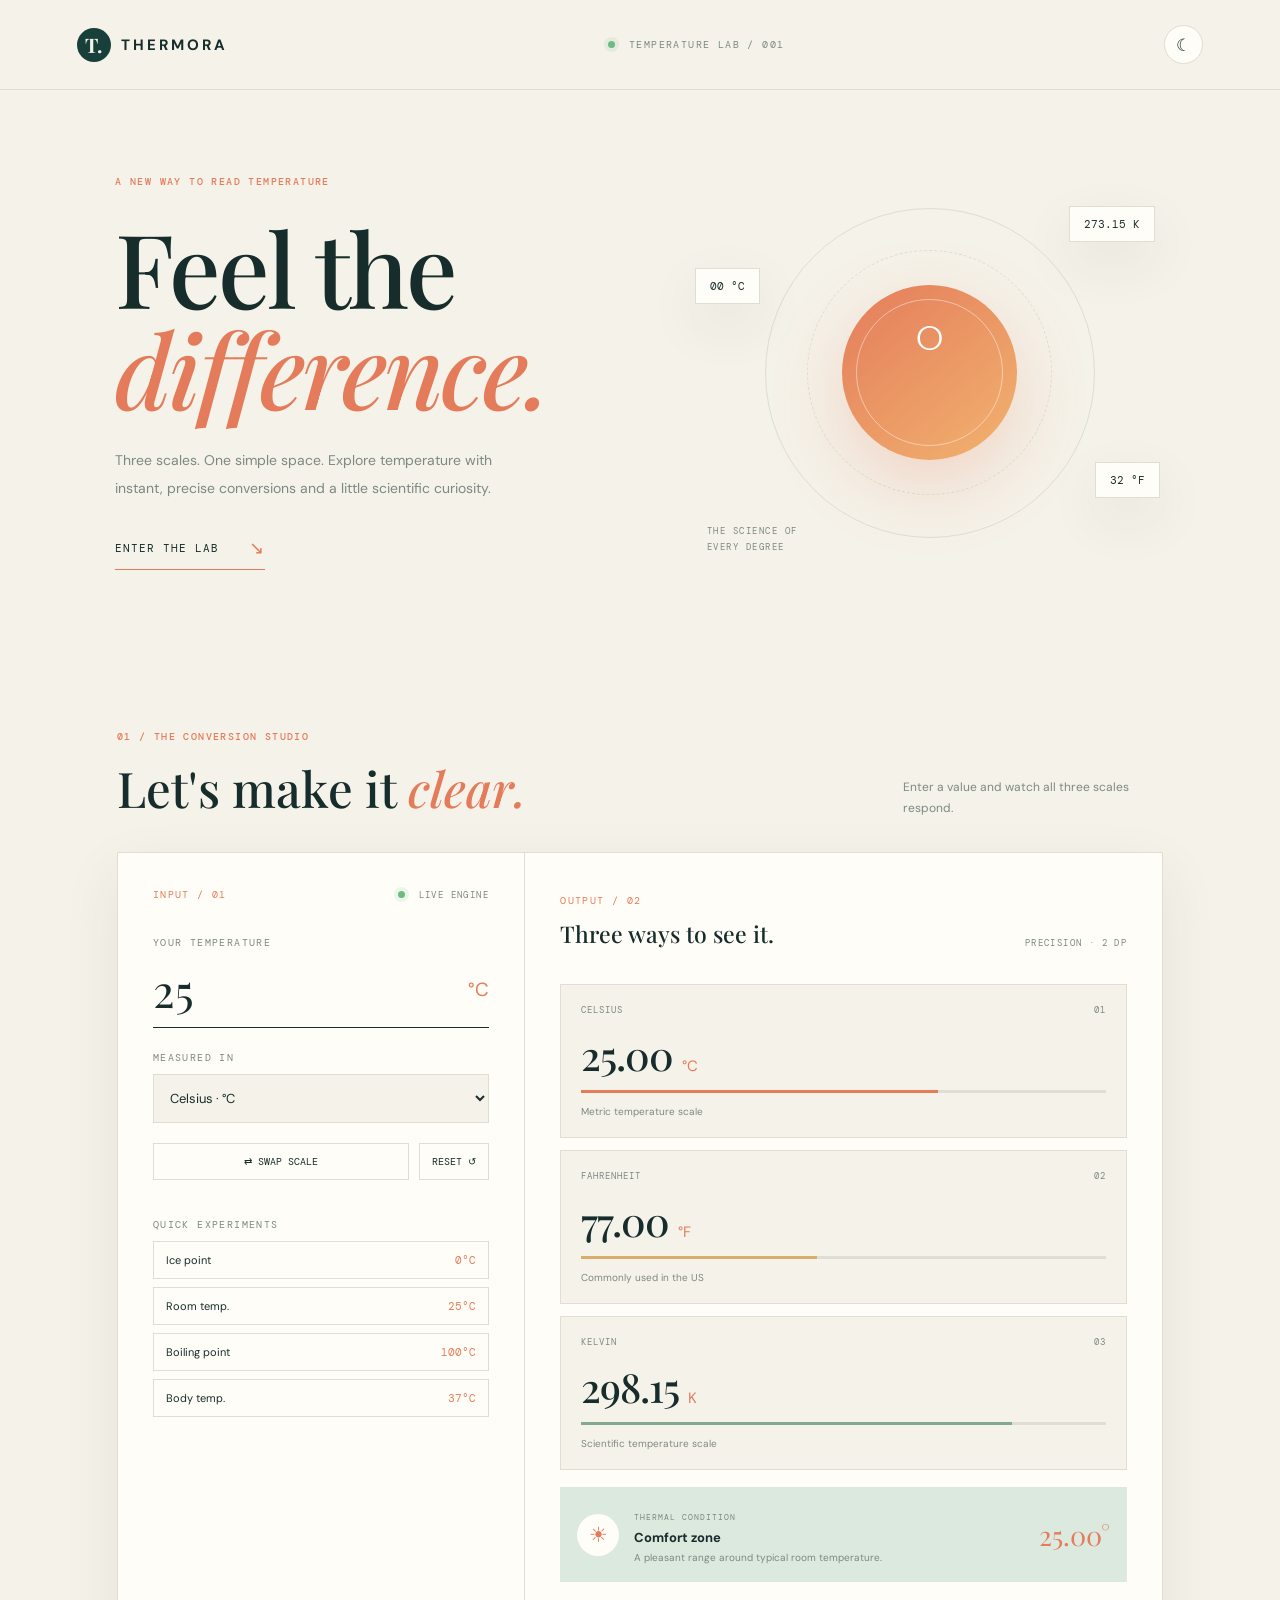
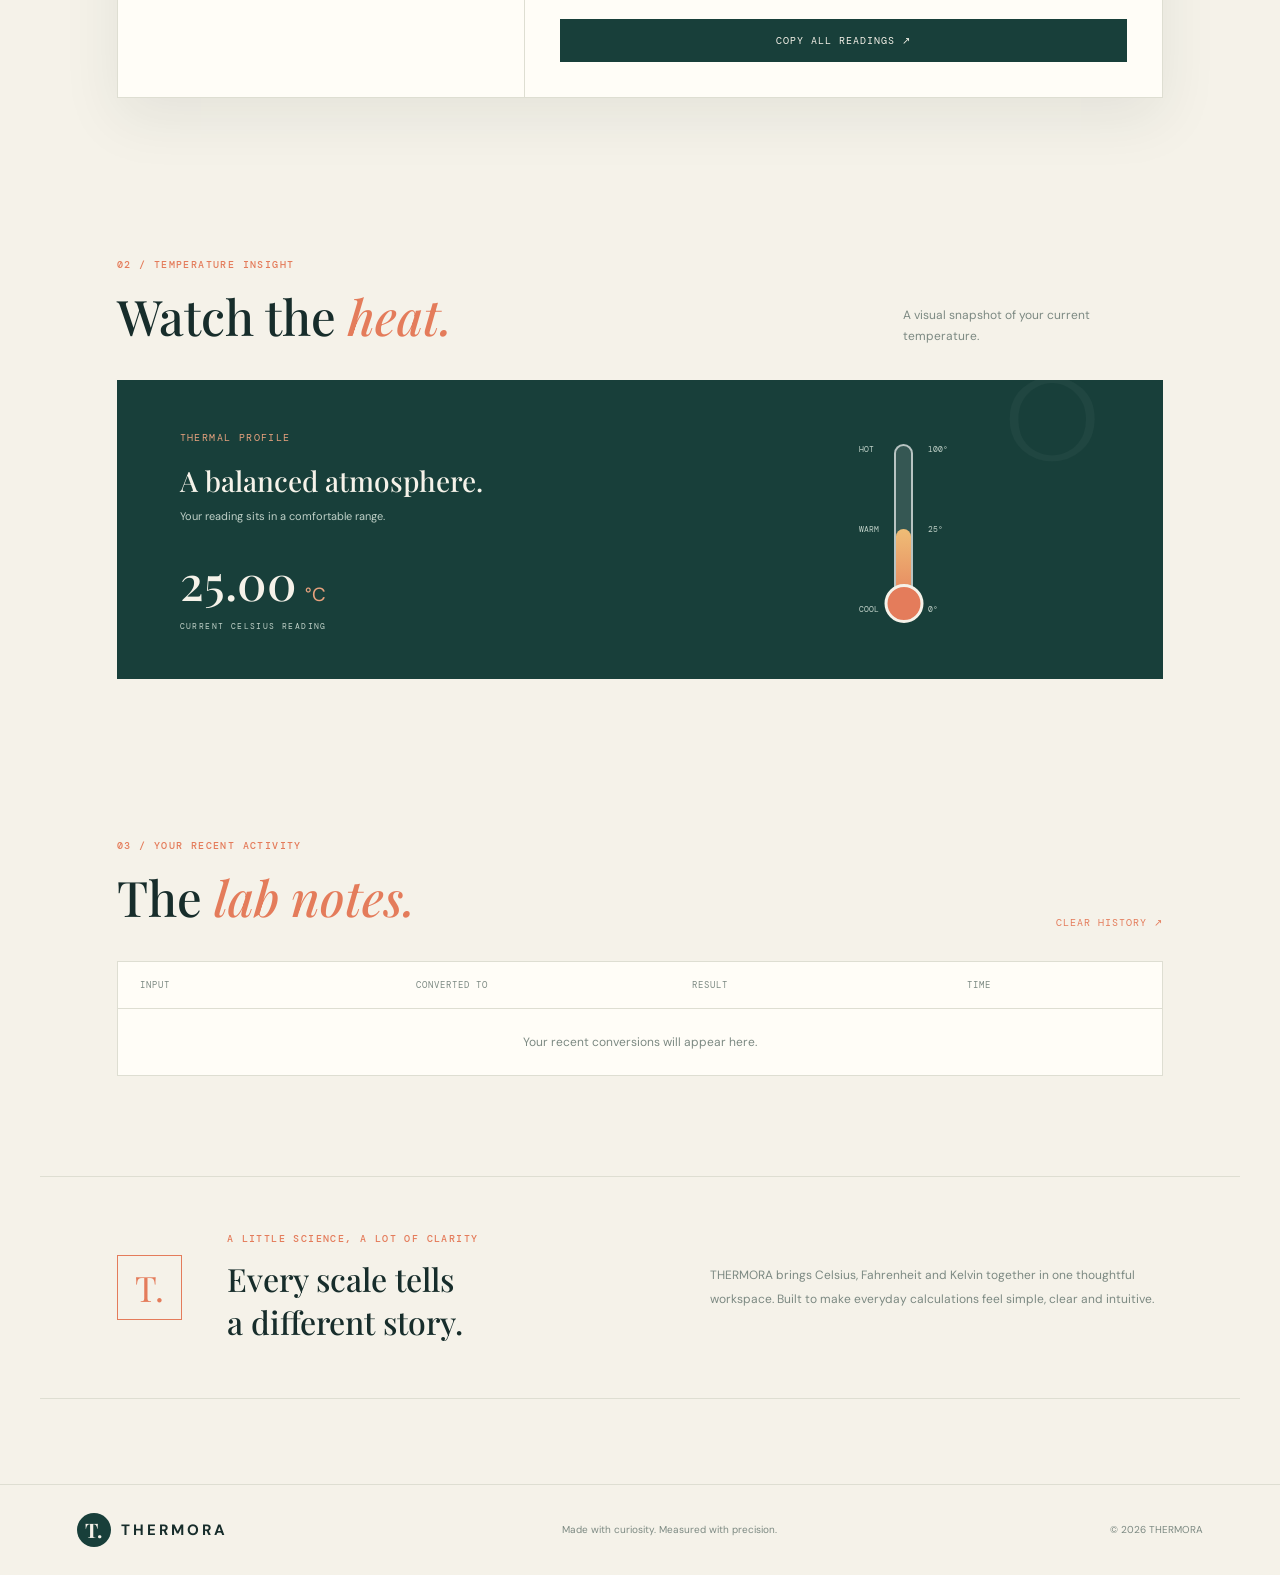
<file: 1. WebDev-L1-TemperatureConverter/index.html>
<!DOCTYPE html>
<html lang="en">
<head>
    <meta charset="UTF-8">
    <meta name="viewport" content="width=device-width, initial-scale=1.0">
    <meta name="description" content="THERMORA — An interactive temperature conversion laboratory.">
    <title>THERMORA — Temperature Lab</title>
    <link rel="preconnect" href="https://fonts.googleapis.com">
    <link rel="preconnect" href="https://fonts.gstatic.com" crossorigin>
    <link href="https://fonts.googleapis.com/css2?family=DM+Mono:wght@400;500&family=DM+Sans:wght@400;500;600;700&family=Playfair+Display:wght@500;600;700&display=swap" rel="stylesheet">
    <link rel="stylesheet" href="style.css">
</head>
<body>

<header class="topbar">
    <a href="#" class="brand"><span class="brand-mark">T.</span> THERMORA</a>
    <div class="top-label"><span class="status-dot"></span> TEMPERATURE LAB / 001</div>
    <button class="theme-button" id="themeToggle" aria-label="Toggle theme">☾</button>
</header>

<main>
    <section class="hero">
        <div class="hero-copy">
            <p class="eyebrow">A NEW WAY TO READ TEMPERATURE</p>
            <h1>Feel the<br><em>difference.</em></h1>
            <p class="hero-description">
                Three scales. One simple space.
                Explore temperature with instant, precise conversions
                and a little scientific curiosity.
            </p>
            <a href="#lab" class="hero-link">ENTER THE LAB <span>↘</span></a>
        </div>

        <div class="hero-art">
            <div class="art-orbit orbit-a"></div>
            <div class="art-orbit orbit-b"></div>
            <div class="art-core">
                <div class="core-ring"></div>
                <div class="core-center">°</div>
            </div>
            <span class="art-label label-a">273.15 K</span>
            <span class="art-label label-b">32 °F</span>
            <span class="art-label label-c">00 °C</span>
            <div class="art-caption">THE SCIENCE OF<br>EVERY DEGREE</div>
        </div>
    </section>

    <section class="lab-section" id="lab">
        <div class="section-intro">
            <div>
                <p class="eyebrow">01 / THE CONVERSION STUDIO</p>
                <h2>Let's make it <em>clear.</em></h2>
            </div>
            <p class="section-note">Enter a value and watch all three scales respond.</p>
        </div>

        <div class="lab-grid">
            <div class="control-panel">
                <div class="panel-heading">
                    <span class="panel-index">INPUT / 01</span>
                    <span class="live-label"><span class="status-dot"></span> LIVE ENGINE</span>
                </div>

                <label class="field-label" for="temperatureInput">YOUR TEMPERATURE</label>
                <div class="temperature-input-wrap">
                    <input type="number" id="temperatureInput" placeholder="25" value="25" step="any">
                    <span class="input-symbol" id="inputSymbol">°C</span>
                </div>

                <label class="field-label" for="fromUnit">MEASURED IN</label>
                <select id="fromUnit">
                    <option value="C">Celsius · °C</option>
                    <option value="F">Fahrenheit · °F</option>
                    <option value="K">Kelvin · K</option>
                </select>

                <div class="control-actions">
                    <button id="swapButton" class="swap-button" type="button">⇄ <span>SWAP SCALE</span></button>
                    <button id="resetButton" class="reset-button" type="button">RESET ↺</button>
                </div>

                <div class="quick-presets">
                    <p class="field-label">QUICK EXPERIMENTS</p>
                    <div class="preset-list">
                        <button class="preset" data-value="0" data-unit="C">Ice point <span>0°C</span></button>
                        <button class="preset" data-value="25" data-unit="C">Room temp. <span>25°C</span></button>
                        <button class="preset" data-value="100" data-unit="C">Boiling point <span>100°C</span></button>
                        <button class="preset" data-value="37" data-unit="C">Body temp. <span>37°C</span></button>
                    </div>
                </div>
            </div>

            <div class="results-panel">
                <div class="results-heading">
                    <div>
                        <span class="panel-index">OUTPUT / 02</span>
                        <h3>Three ways to see it.</h3>
                    </div>
                    <span class="precision-tag">PRECISION · 2 DP</span>
                </div>

                <div class="result-cards">
                    <article class="result-card celsius-card">
                        <div class="result-card-top"><span>CELSIUS</span><span>01</span></div>
                        <div class="result-number"><strong id="celsiusValue">25.00</strong><span>°C</span></div>
                        <div class="result-line"><span></span></div>
                        <p>Metric temperature scale</p>
                    </article>

                    <article class="result-card fahrenheit-card">
                        <div class="result-card-top"><span>FAHRENHEIT</span><span>02</span></div>
                        <div class="result-number"><strong id="fahrenheitValue">77.00</strong><span>°F</span></div>
                        <div class="result-line"><span></span></div>
                        <p>Commonly used in the US</p>
                    </article>

                    <article class="result-card kelvin-card">
                        <div class="result-card-top"><span>KELVIN</span><span>03</span></div>
                        <div class="result-number"><strong id="kelvinValue">298.15</strong><span>K</span></div>
                        <div class="result-line"><span></span></div>
                        <p>Scientific temperature scale</p>
                    </article>
                </div>

                <div class="thermal-status">
                    <div class="thermal-icon" id="thermalIcon">☀</div>
                    <div class="thermal-copy">
                        <span>THERMAL CONDITION</span>
                        <strong id="thermalTitle">Comfortably warm</strong>
                        <p id="thermalDescription">A pleasant temperature around room conditions.</p>
                    </div>
                    <div class="thermal-reading" id="thermalReading">25°</div>
                </div>

                <div class="error-message" id="errorMessage" role="alert"></div>
                <button id="copyButton" class="copy-all-button" type="button">COPY ALL READINGS ↗</button>
            </div>
        </div>
    </section>

    <section class="visual-section">
        <div class="section-intro">
            <div>
                <p class="eyebrow">02 / TEMPERATURE INSIGHT</p>
                <h2>Watch the <em>heat.</em></h2>
            </div>
            <p class="section-note">A visual snapshot of your current temperature.</p>
        </div>

        <div class="visual-card">
            <div class="visual-info">
                <span class="panel-index">THERMAL PROFILE</span>
                <h3 id="visualTitle">A balanced atmosphere.</h3>
                <p id="visualDescription">Your current reading sits in a comfortable range.</p>
                <div class="visual-metric"><strong id="visualCelsius">25.00</strong><span>°C</span></div>
                <span class="visual-caption">CURRENT CELSIUS READING</span>
            </div>
            <div class="thermometer-visual">
                <div class="thermo-scale"><span>HOT</span><span>WARM</span><span>COOL</span></div>
                <div class="thermo-track">
                    <div class="thermo-fill" id="thermoFill"></div>
                    <div class="thermo-bulb"></div>
                </div>
                <div class="thermo-markers"><span>100°</span><span>25°</span><span>0°</span></div>
            </div>
            <div class="visual-decoration">°</div>
        </div>
    </section>

    <section class="history-section">
        <div class="section-intro">
            <div>
                <p class="eyebrow">03 / YOUR RECENT ACTIVITY</p>
                <h2>The <em>lab notes.</em></h2>
            </div>
            <button id="clearHistory" class="clear-button" type="button">CLEAR HISTORY ↗</button>
        </div>

        <div class="history-panel">
            <div class="history-header"><span>INPUT</span><span>CONVERTED TO</span><span>RESULT</span><span>TIME</span></div>
            <div id="historyList" class="history-list">
                <p class="empty-history">Your recent conversions will appear here.</p>
            </div>
        </div>
    </section>

    <section class="about-strip">
        <div class="about-symbol">T.</div>
        <div>
            <p class="eyebrow">A LITTLE SCIENCE, A LOT OF CLARITY</p>
            <h2>Every scale tells<br>a different story.</h2>
        </div>
        <p class="about-text">
            THERMORA brings Celsius, Fahrenheit and Kelvin together
            in one thoughtful workspace. Built to make everyday
            calculations feel simple, clear and intuitive.
        </p>
    </section>
</main>

<footer class="footer">
    <a href="#" class="brand"><span class="brand-mark">T.</span> THERMORA</a>
    <p>Made with curiosity. Measured with precision.</p>
    <span>© 2026 THERMORA</span>
</footer>

<script src="script.js"></script>
</body>
</html>
</file>
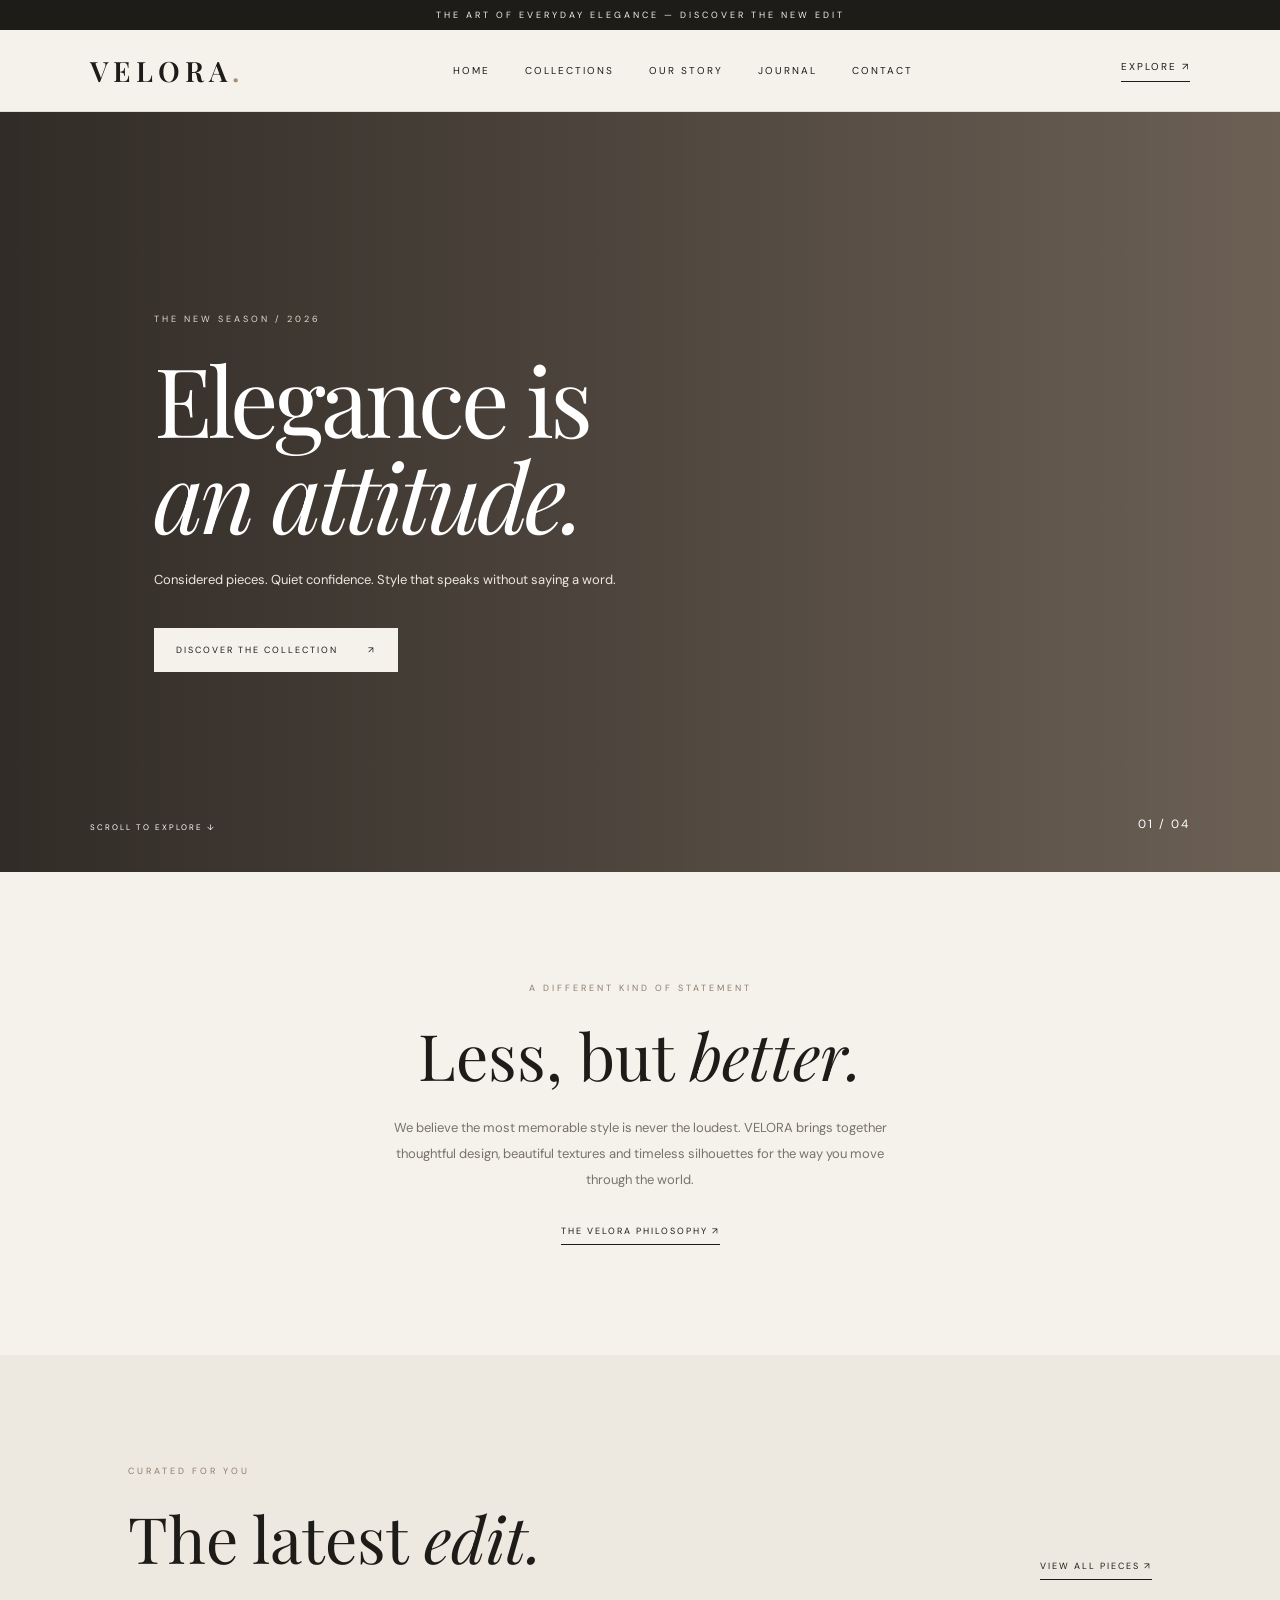
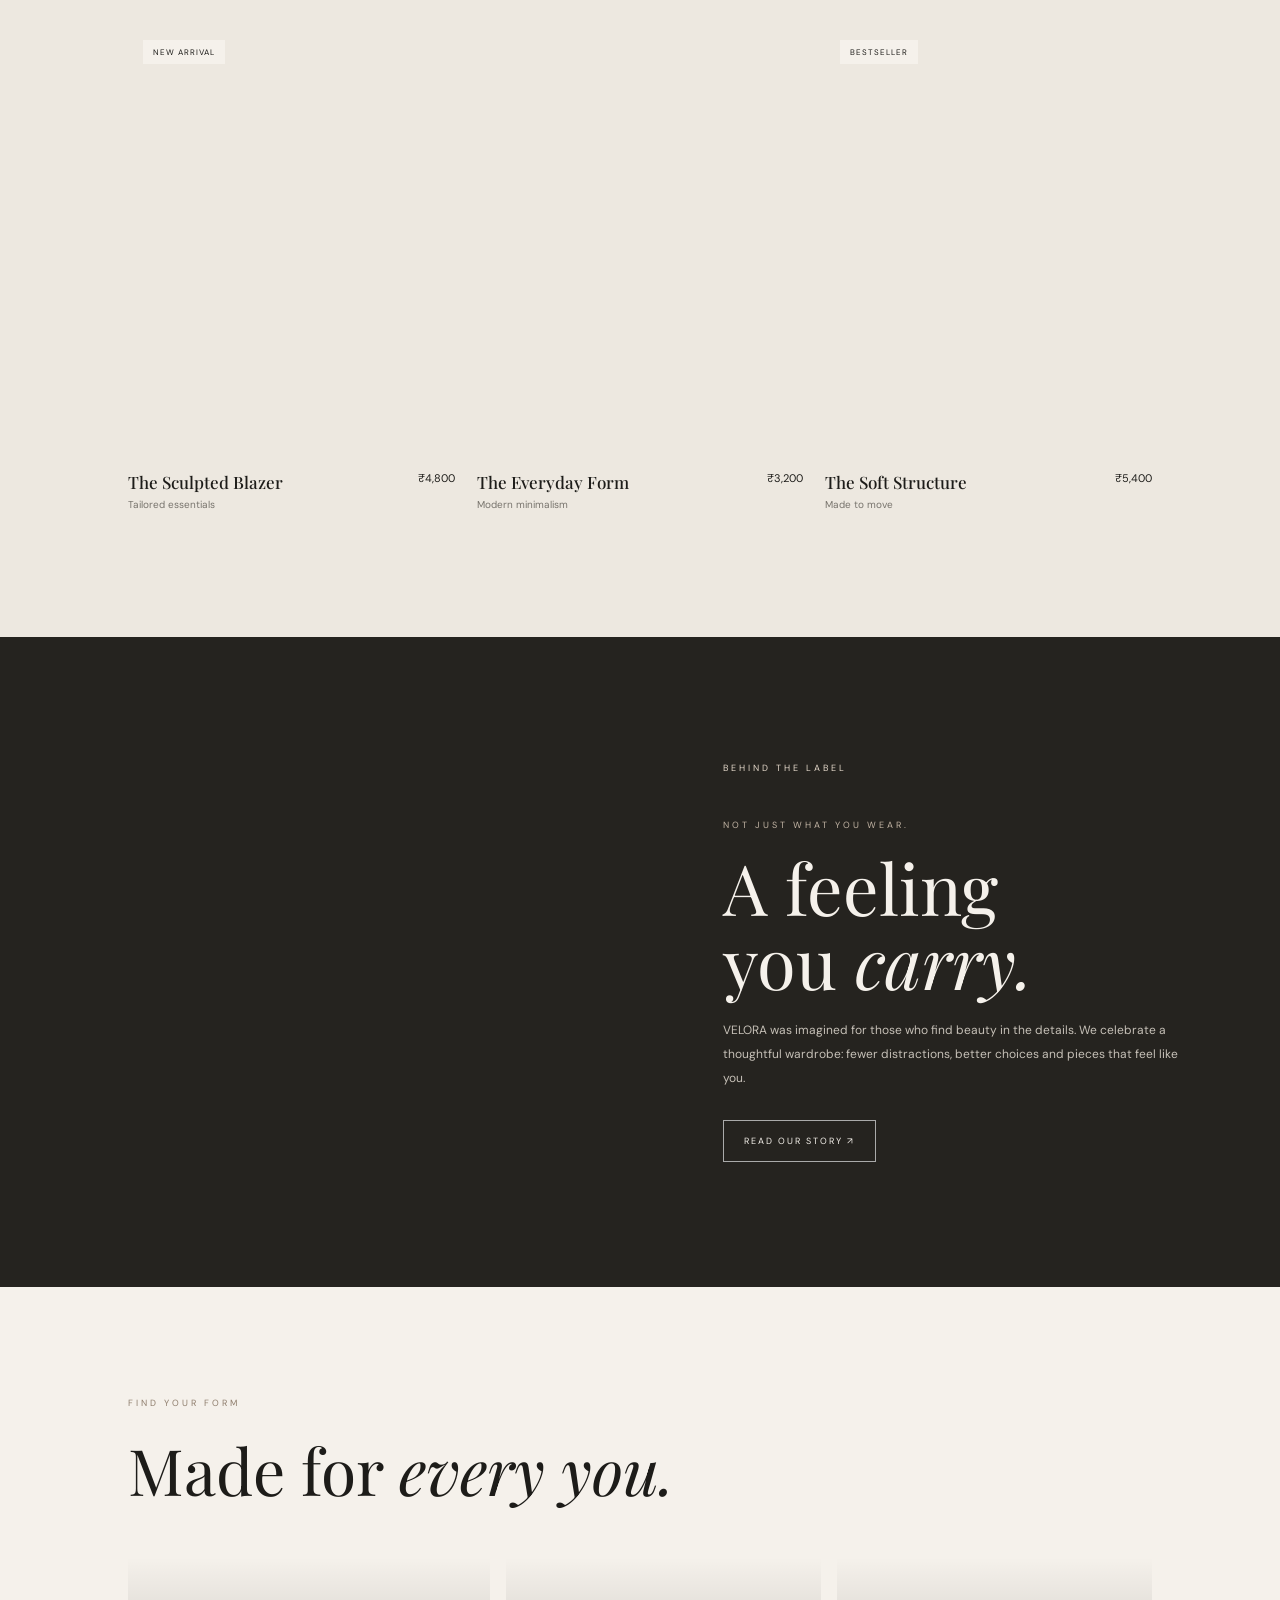
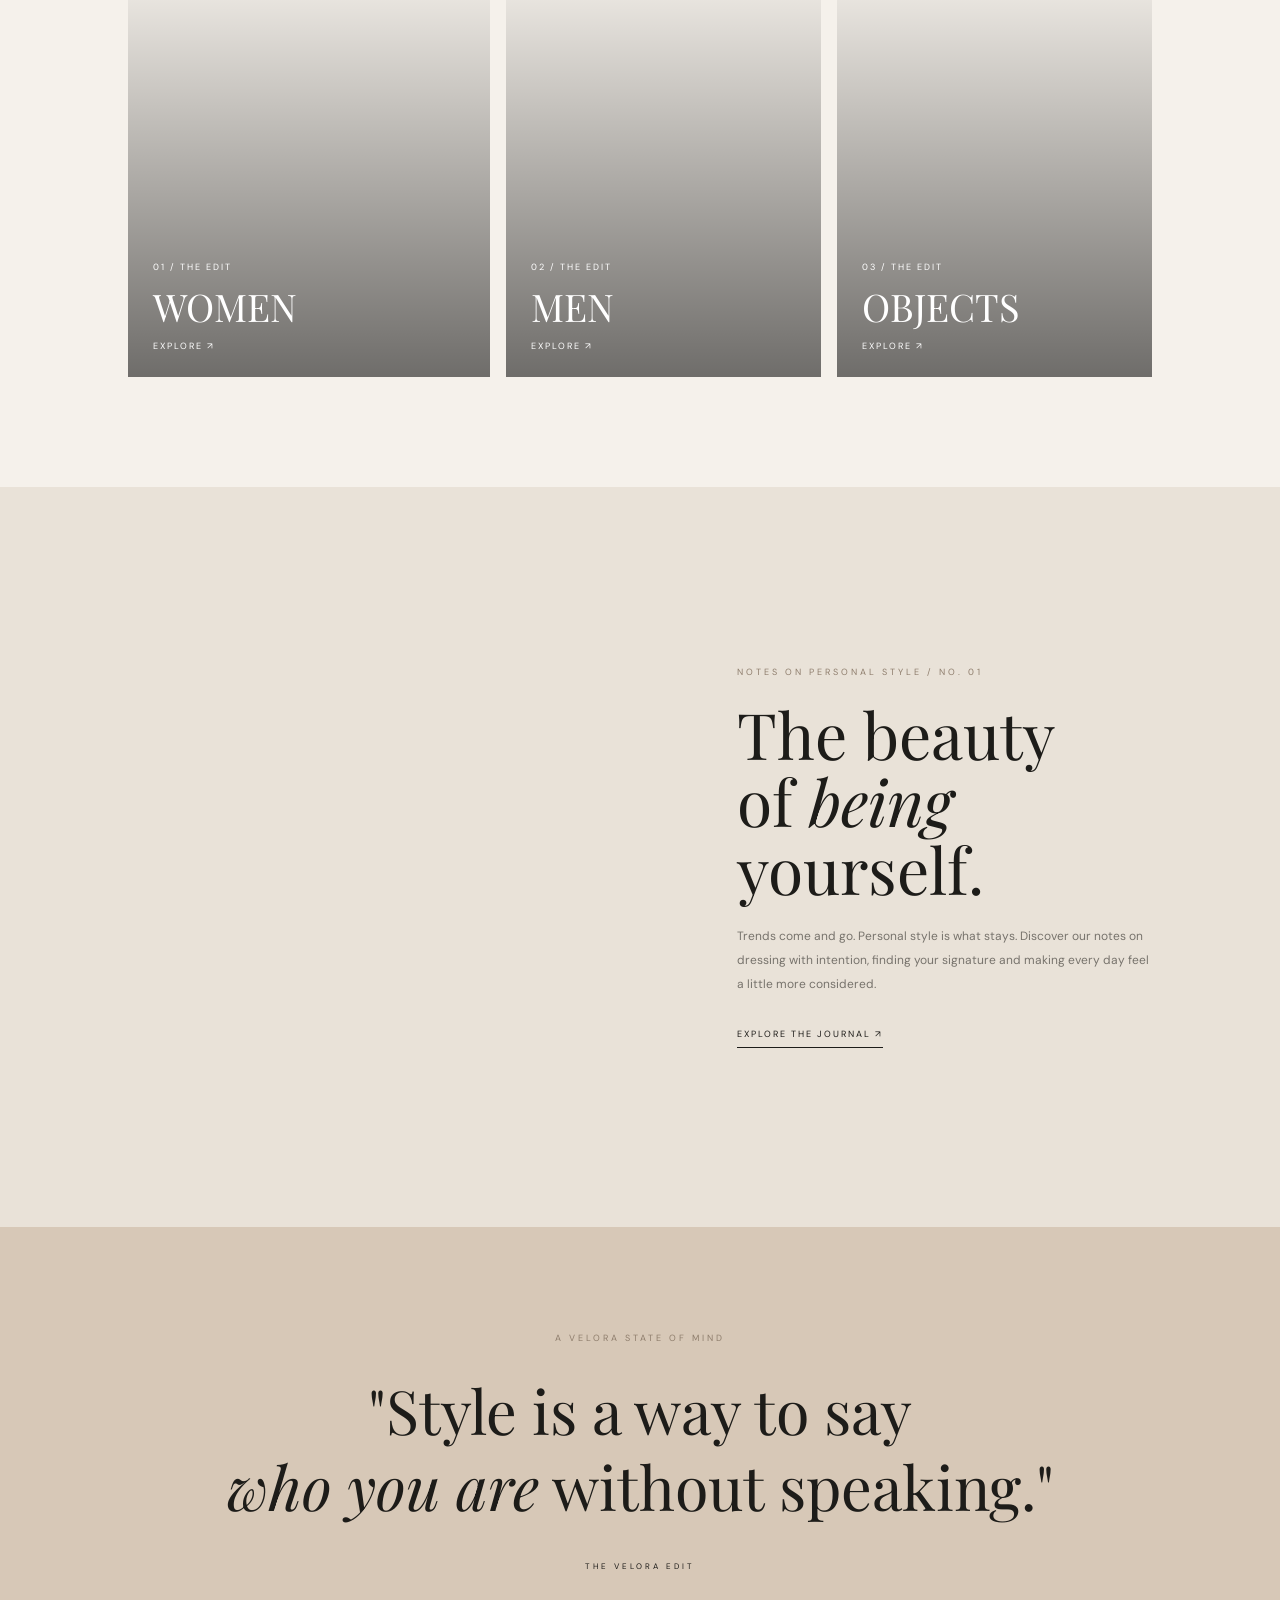
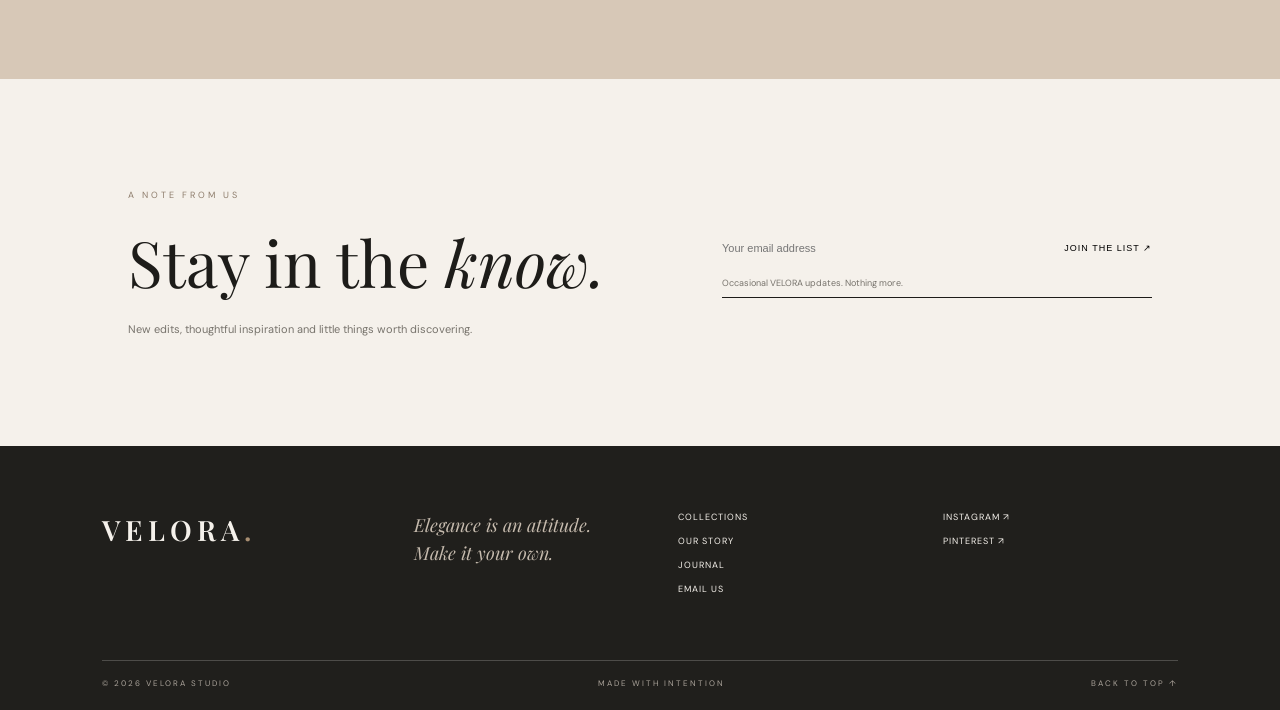
<file: WebDev-L1-LandingPage/index.html>
<!DOCTYPE html>
<html lang="en">
<head>
    <meta charset="UTF-8">
    <meta name="viewport" content="width=device-width, initial-scale=1.0">
    <meta name="description" content="VELORA - Elegance is an attitude. Discover timeless fashion.">
    <title>VELORA | Elegance Is An Attitude</title>

    <link rel="preconnect" href="https://fonts.googleapis.com">
    <link rel="preconnect" href="https://fonts.gstatic.com" crossorigin>
    <link href="https://fonts.googleapis.com/css2?family=DM+Sans:wght@400;500;600;700&family=Playfair+Display:ital,wght@0,400;0,500;0,600;1,400&display=swap" rel="stylesheet">

    <link rel="stylesheet" href="style.css">
    <script src="script.js" defer></script>
</head>

<body>

    <div class="announcement">
        THE ART OF EVERYDAY ELEGANCE — DISCOVER THE NEW EDIT
    </div>

    <header class="header">
        <a href="#" class="logo">VELORA<span>.</span></a>

        <button class="menu-toggle" aria-label="Toggle menu" aria-expanded="false">
            <span></span>
            <span></span>
        </button>

        <nav class="navbar">
            <a href="#home">Home</a>
            <a href="#collections">Collections</a>
            <a href="#story">Our Story</a>
            <a href="#journal">Journal</a>
            <a href="#contact">Contact</a>
        </nav>

        <a href="#collections" class="header-link">EXPLORE ↗</a>
    </header>

    <main>
        <section class="hero" id="home">
            <div class="hero-image"></div>
            <div class="hero-overlay"></div>

            <div class="hero-content">
                <p class="eyebrow">THE NEW SEASON / 2026</p>

                <h1>Elegance is<br><em>an attitude.</em></h1>

                <p class="hero-description">
                    Considered pieces. Quiet confidence.
                    Style that speaks without saying a word.
                </p>

                <a href="#collections" class="primary-btn">
                    DISCOVER THE COLLECTION <span>↗</span>
                </a>
            </div>

            <div class="hero-bottom">01 / 04</div>
            <div class="scroll-text">SCROLL TO EXPLORE ↓</div>
        </section>

        <section class="intro section-padding">
            <p class="eyebrow dark">A DIFFERENT KIND OF STATEMENT</p>

            <h2>Less, but <em>better.</em></h2>

            <p class="intro-text">
                We believe the most memorable style is never the loudest.
                VELORA brings together thoughtful design, beautiful
                textures and timeless silhouettes for the way you move
                through the world.
            </p>

            <a href="#story" class="text-link">
                THE VELORA PHILOSOPHY ↗
            </a>
        </section>

        <section class="collections section-padding" id="collections">
            <div class="section-heading">
                <div>
                    <p class="eyebrow dark">CURATED FOR YOU</p>
                    <h2>The latest <em>edit.</em></h2>
                </div>

                <a href="#categories" class="text-link">VIEW ALL PIECES ↗</a>
            </div>

            <div class="product-grid">

                <article class="product-card reveal">
                    <div class="product-image product-one">
                        <span class="product-tag">NEW ARRIVAL</span>
                        <a href="#contact" class="image-link">DISCOVER ↗</a>
                    </div>

                    <div class="product-info">
                        <div>
                            <h3>The Sculpted Blazer</h3>
                            <p>Tailored essentials</p>
                        </div>
                        <span>₹4,800</span>
                    </div>
                </article>

                <article class="product-card reveal">
                    <div class="product-image product-two">
                        <a href="#contact" class="image-link">DISCOVER ↗</a>
                    </div>

                    <div class="product-info">
                        <div>
                            <h3>The Everyday Form</h3>
                            <p>Modern minimalism</p>
                        </div>
                        <span>₹3,200</span>
                    </div>
                </article>

                <article class="product-card reveal">
                    <div class="product-image product-three">
                        <span class="product-tag">BESTSELLER</span>
                        <a href="#contact" class="image-link">DISCOVER ↗</a>
                    </div>

                    <div class="product-info">
                        <div>
                            <h3>The Soft Structure</h3>
                            <p>Made to move</p>
                        </div>
                        <span>₹5,400</span>
                    </div>
                </article>

            </div>
        </section>

        <section class="story" id="story">
            <div class="story-image"></div>

            <div class="story-content">
                <p class="eyebrow">BEHIND THE LABEL</p>

                <span class="story-small">NOT JUST WHAT YOU WEAR.</span>

                <h2>A feeling<br>you <em>carry.</em></h2>

                <p>
                    VELORA was imagined for those who find beauty in
                    the details. We celebrate a thoughtful wardrobe:
                    fewer distractions, better choices and pieces
                    that feel like you.
                </p>

                <a href="#journal" class="outline-btn">READ OUR STORY ↗</a>
            </div>
        </section>

        <section class="categories section-padding" id="categories">
            <div class="section-heading">
                <div>
                    <p class="eyebrow dark">FIND YOUR FORM</p>
                    <h2>Made for <em>every you.</em></h2>
                </div>
            </div>

            <div class="category-grid">
                <a href="#collections" class="category women">
                    <span>01 / THE EDIT</span>
                    <h3>WOMEN</h3>
                    <p>EXPLORE ↗</p>
                </a>

                <a href="#collections" class="category men">
                    <span>02 / THE EDIT</span>
                    <h3>MEN</h3>
                    <p>EXPLORE ↗</p>
                </a>

                <a href="#collections" class="category accessories">
                    <span>03 / THE EDIT</span>
                    <h3>OBJECTS</h3>
                    <p>EXPLORE ↗</p>
                </a>
            </div>
        </section>

        <section class="journal section-padding" id="journal">
            <div class="journal-image"></div>

            <div class="journal-content">
                <p class="eyebrow dark">NOTES ON PERSONAL STYLE / NO. 01</p>

                <h2>The beauty<br>of <em>being</em><br>yourself.</h2>

                <p>
                    Trends come and go. Personal style is what stays.
                    Discover our notes on dressing with intention,
                    finding your signature and making every day
                    feel a little more considered.
                </p>

                <a href="#contact" class="text-link">EXPLORE THE JOURNAL ↗</a>
            </div>
        </section>

        <section class="quote-section">
            <p class="eyebrow dark">A VELORA STATE OF MIND</p>

            <blockquote>
                "Style is a way to say<br>
                <em>who you are</em> without speaking."
            </blockquote>

            <span>THE VELORA EDIT</span>
        </section>

        <section class="newsletter section-padding" id="contact">
            <div>
                <p class="eyebrow dark">A NOTE FROM US</p>
                <h2>Stay in the <em>know.</em></h2>
                <p>New edits, thoughtful inspiration and little things worth discovering.</p>
            </div>

            <form class="newsletter-form">
                <label for="email" class="sr-only">Email address</label>
                <input type="email" id="email" placeholder="Your email address" required>
                <button type="submit">JOIN THE LIST ↗</button>
                <small class="form-message">Occasional VELORA updates. Nothing more.</small>
            </form>
        </section>
    </main>

    <footer class="footer">
        <div class="footer-top">
            <a href="#" class="logo footer-logo">VELORA<span>.</span></a>

            <p>Elegance is an attitude.<br>Make it your own.</p>

            <div class="footer-links">
                <a href="#collections">Collections</a>
                <a href="#story">Our Story</a>
                <a href="#journal">Journal</a>
                <a href="mailto:hello@velora.example">Email Us</a>
            </div>

            <div class="footer-links">
                <a href="https://www.instagram.com/" target="_blank" rel="noreferrer">Instagram ↗</a>
                <a href="https://www.pinterest.com/" target="_blank" rel="noreferrer">Pinterest ↗</a>
            </div>
        </div>

        <div class="footer-bottom">
            <span>© 2026 VELORA STUDIO</span>
            <span>MADE WITH INTENTION</span>
            <a href="#home">BACK TO TOP ↑</a>
        </div>
    </footer>

</body>
</html>
</file>
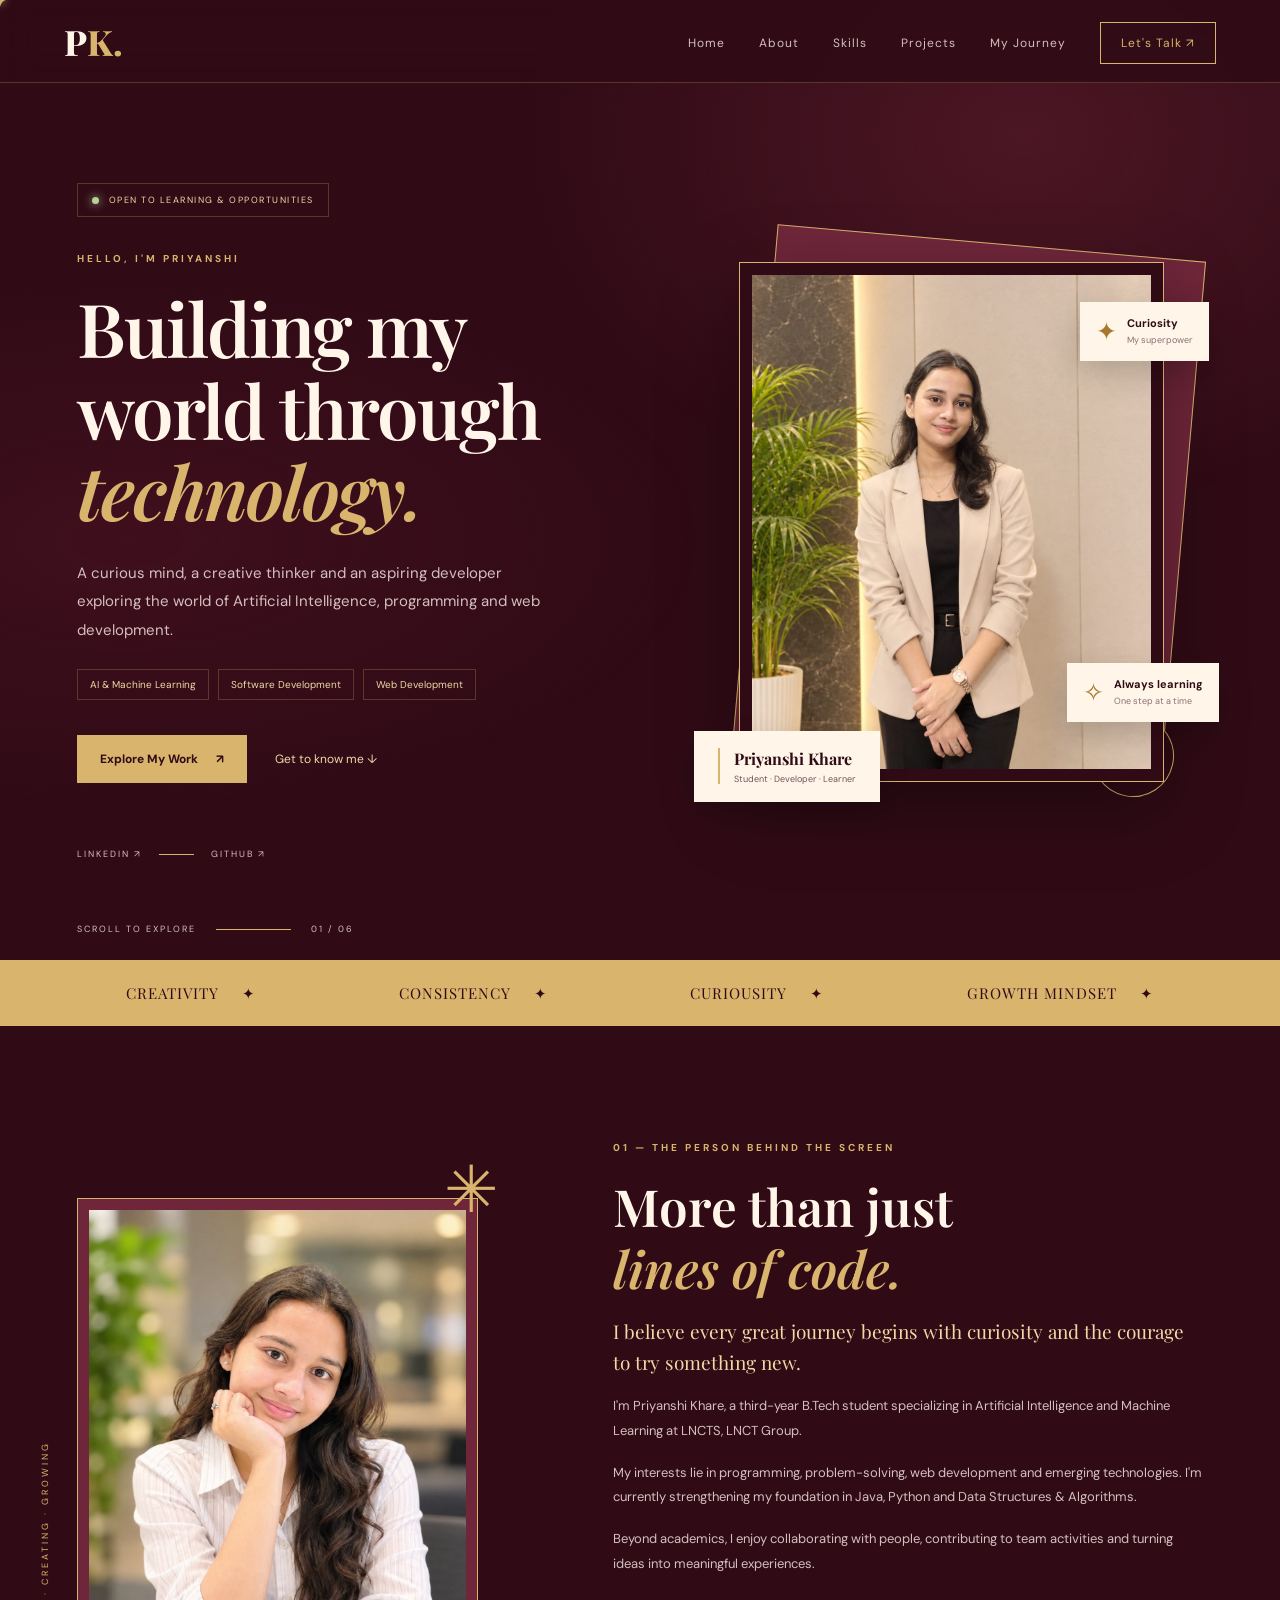
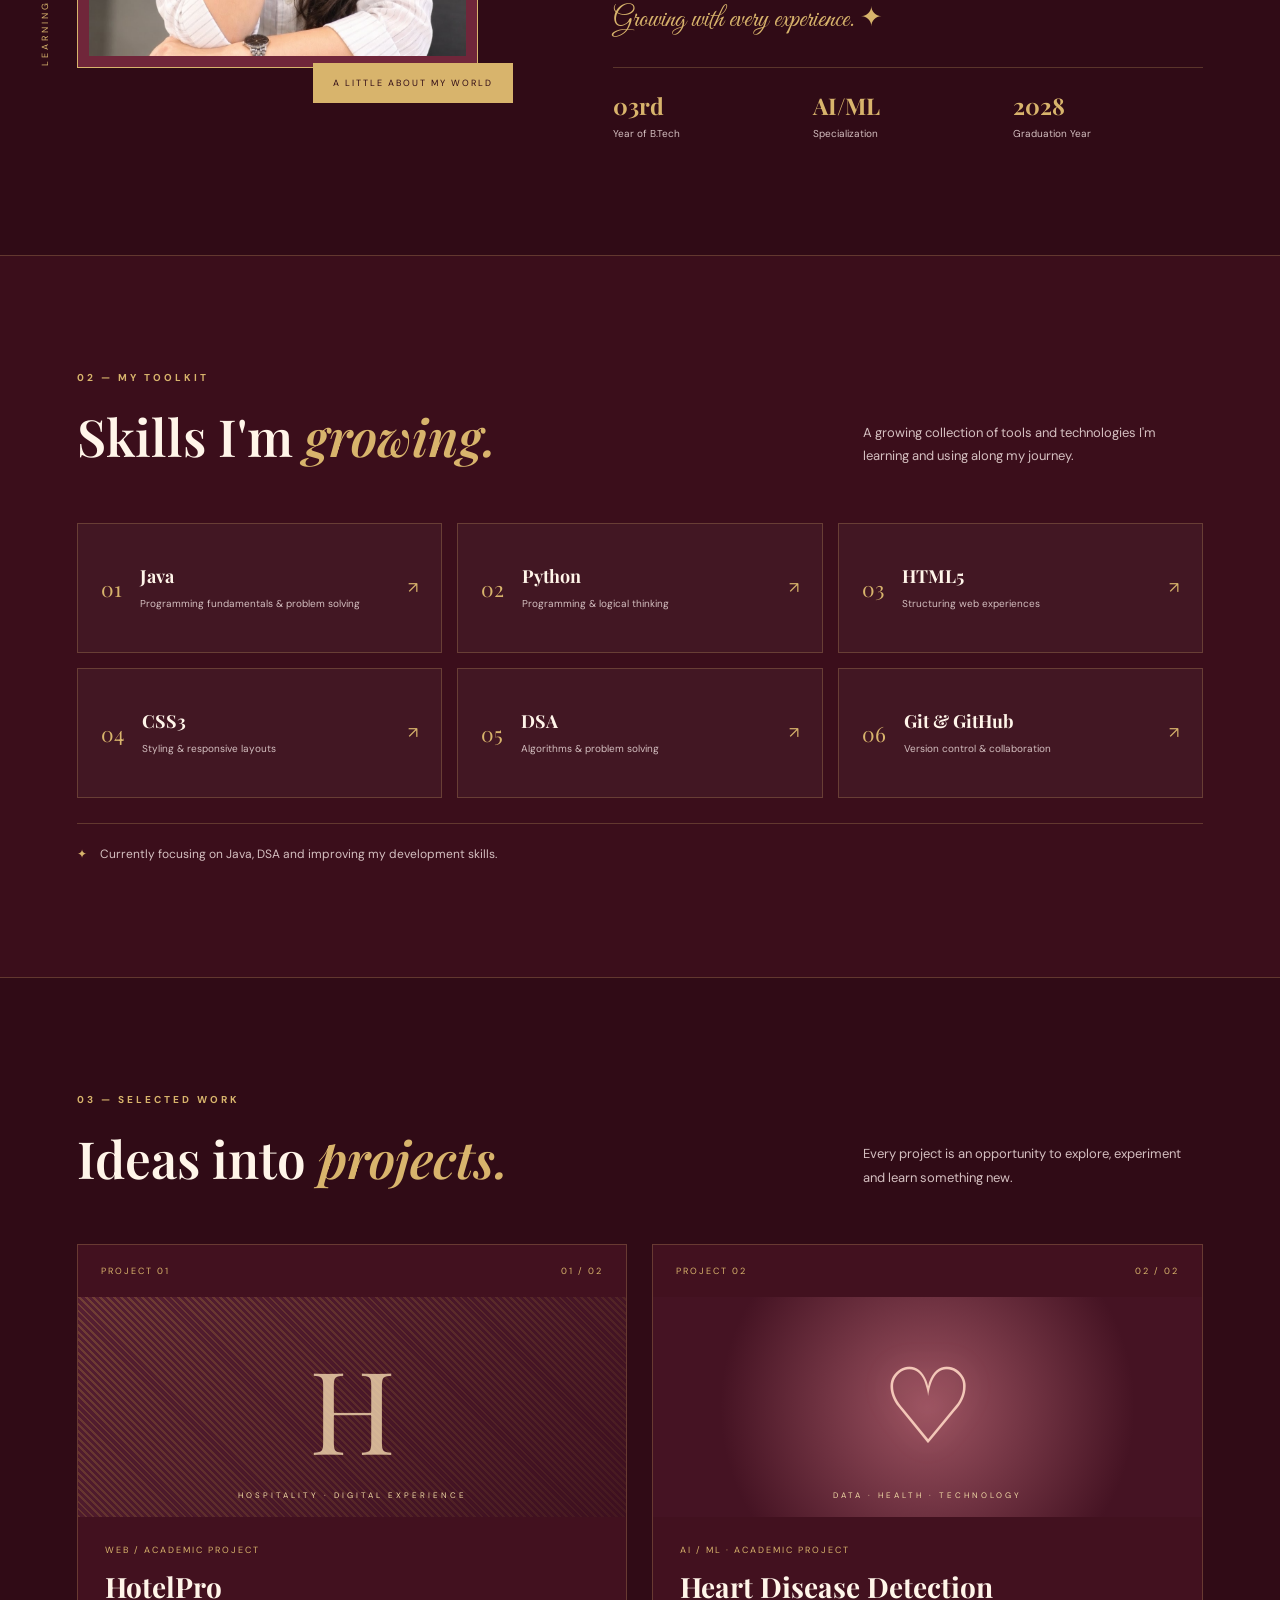
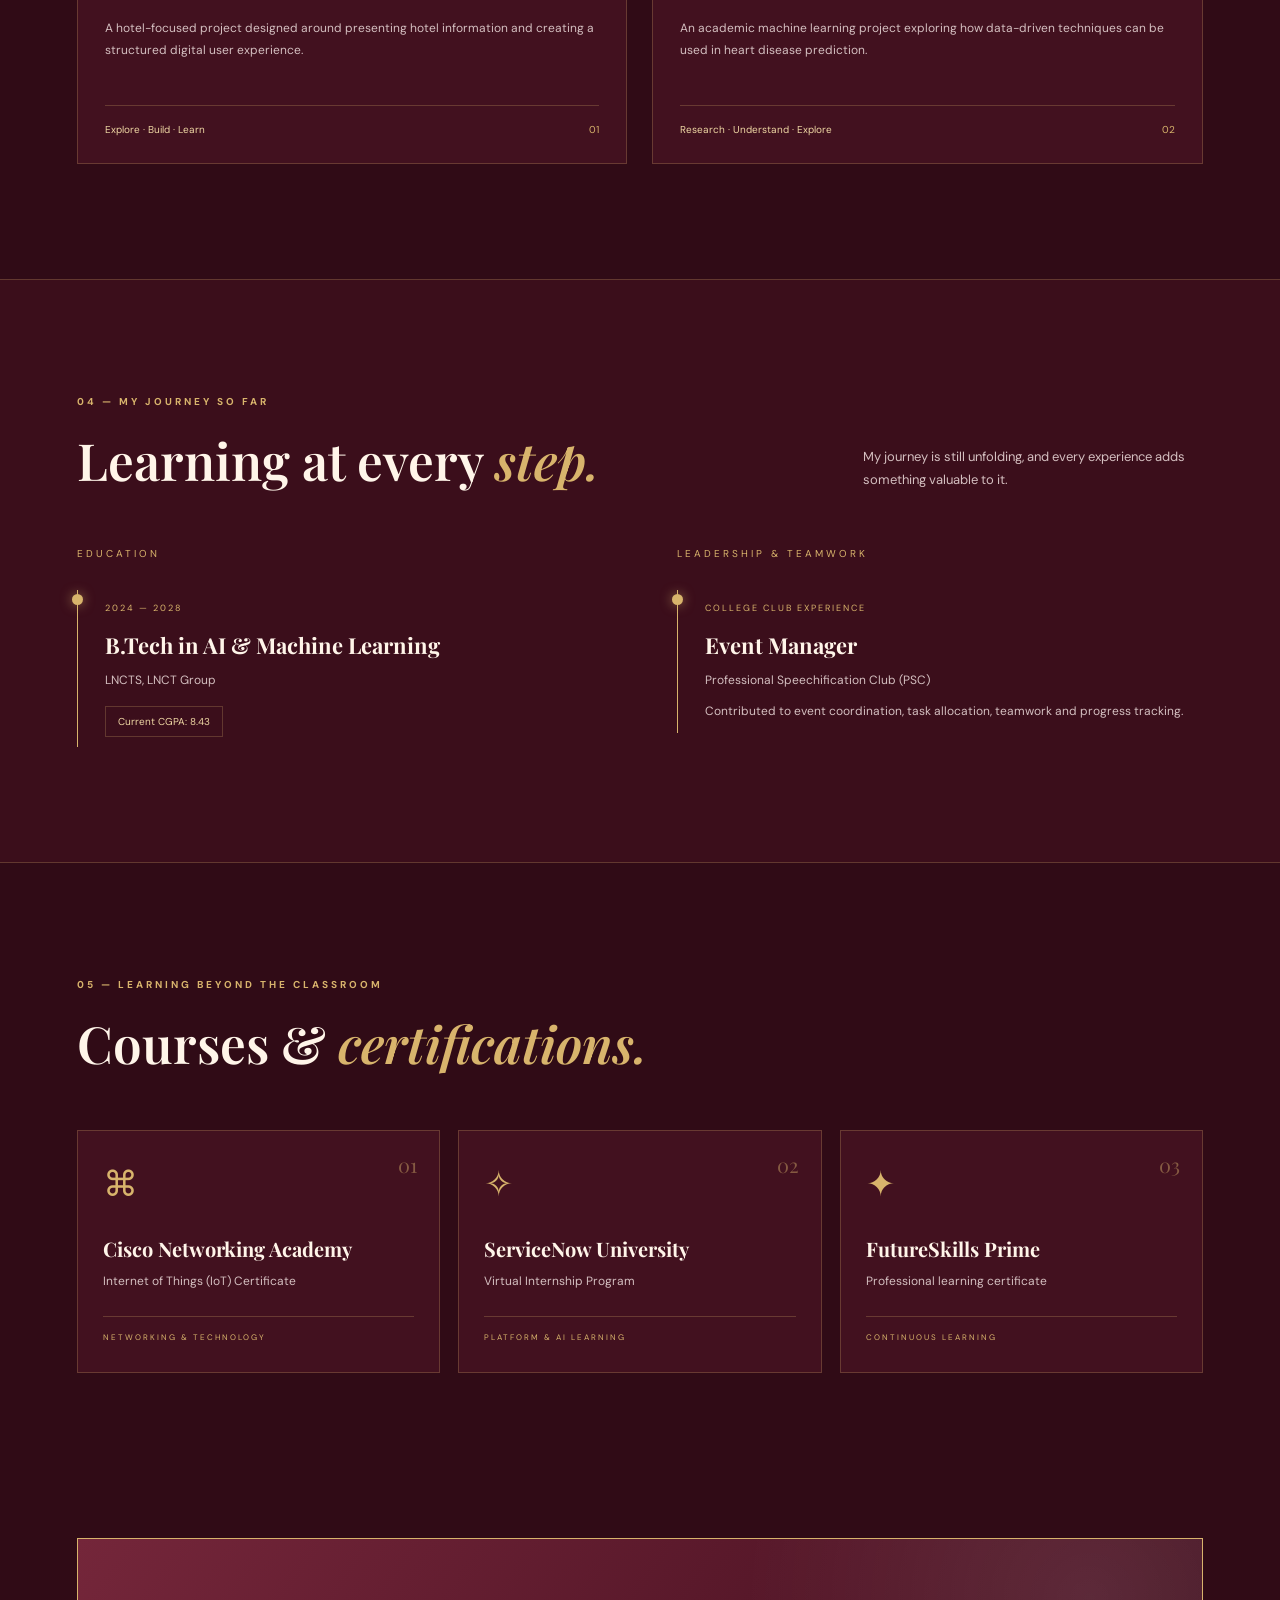
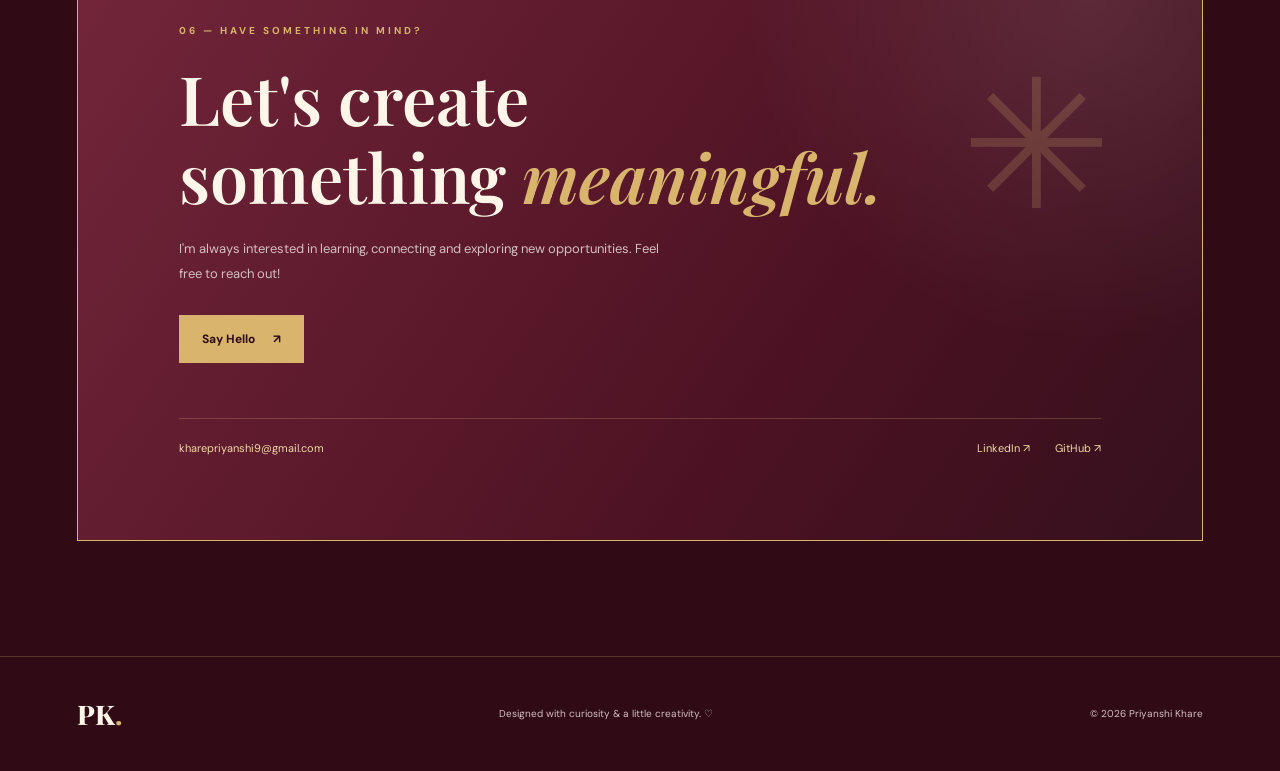
<file: WebDev-L1-Portfolio/index.html>
<!DOCTYPE html>
<html lang="en">
<head>
    <meta charset="UTF-8">
    <meta name="viewport" content="width=device-width, initial-scale=1.0">
    <meta name="description" content="Priyanshi Khare | AI/ML Student, Developer and Technology Enthusiast">
    <title>Priyanshi Khare | Creative Portfolio</title>

    <link rel="preconnect" href="https://fonts.googleapis.com">
    <link rel="preconnect" href="https://fonts.gstatic.com" crossorigin>
    <link href="https://fonts.googleapis.com/css2?family=DM+Sans:wght@400;500;600;700&family=Playfair+Display:wght@500;600;700;800&display=swap" rel="stylesheet">

    <link rel="stylesheet" href="style.css">
</head>
<body>

    <div class="page-decoration"></div>

    <!-- NAVBAR -->
    <header class="header">
        <nav class="navbar">
            <a href="#home" class="logo">P<span>K.</span></a>

            <button class="menu-toggle" aria-label="Toggle menu" aria-expanded="false">☰</button>

            <ul class="nav-links">
                <li><a href="#home">Home</a></li>
                <li><a href="#about">About</a></li>
                <li><a href="#skills">Skills</a></li>
                <li><a href="#projects">Projects</a></li>
                <li><a href="#journey">My Journey</a></li>
                <li><a href="#contact" class="nav-contact">Let's Talk ↗</a></li>
            </ul>
        </nav>
    </header>

    <main>

        <!-- HERO -->
        <section class="hero section-wrap" id="home">
            <div class="hero-content">
                <div class="availability">
                    <span class="availability-dot"></span>
                    OPEN TO LEARNING & OPPORTUNITIES
                </div>

                <p class="eyebrow">HELLO, I'M PRIYANSHI</p>

                <h1>Building my<br>world through<br><span>technology.</span></h1>

                <p class="hero-description">
                    A curious mind, a creative thinker and an aspiring developer
                    exploring the world of Artificial Intelligence, programming
                    and web development.
                </p>

                <div class="hero-tags">
                    <span>AI & Machine Learning</span>
                    <span>Software Development</span>
                    <span>Web Development</span>
                </div>

                <div class="hero-buttons">
                    <a href="#projects" class="btn primary-btn">Explore My Work <span>↗</span></a>
                    <a href="#about" class="text-link">Get to know me <span>↓</span></a>
                </div>

                <div class="hero-socials">
                    <a href="https://www.linkedin.com/in/priyanshi-khare-780249322/" target="_blank" rel="noopener noreferrer">LINKEDIN ↗</a>
                    <span></span>
                    <a href="https://github.com/priyanshi08-collab" target="_blank" rel="noopener noreferrer">GITHUB ↗</a>
                </div>
            </div>

            <div class="hero-visual">
                <div class="portrait-backdrop"></div>
                <div class="portrait-frame">
                    <img src="Profile1.jpeg" alt="Portrait of Priyanshi Khare">
                </div>

                <div class="portrait-label">
                    <span class="label-line"></span>
                    <div>
                        <strong>Priyanshi Khare</strong>
                        <small>Student · Developer · Learner</small>
                    </div>
                </div>

                <div class="floating-note note-top">
                    <span>✦</span>
                    <div><strong>Curiosity</strong><small>My superpower</small></div>
                </div>

                <div class="floating-note note-bottom">
                    <span>✧</span>
                    <div><strong>Always learning</strong><small>One step at a time</small></div>
                </div>

                <div class="round-stamp">DREAM<br>CREATE<br>REPEAT</div>
            </div>

            <div class="hero-bottom">
                <span>SCROLL TO EXPLORE</span>
                <span class="scroll-line"></span>
                <span>01 / 06</span>
            </div>
        </section>

        <!-- INTRO STRIP -->
        <section class="intro-strip">
            <div>CREATIVITY <span>✦</span></div>
            <div>CONSISTENCY <span>✦</span></div>
            <div>CURIOUSITY <span>✦</span></div>
            <div>GROWTH MINDSET <span>✦</span></div>
        </section>

        <!-- ABOUT -->
        <section class="about section-wrap section-space" id="about">
            <div class="about-visual">
                <div class="about-image-frame">
                    <img src="Profile2.jpeg" alt="Priyanshi Khare">
                </div>
                <div class="about-image-caption">A LITTLE ABOUT MY WORLD</div>
                <div class="about-side-text">LEARNING · CREATING · GROWING</div>
                <div class="about-decoration">✳</div>
            </div>

            <div class="about-content">
                <p class="eyebrow">01 — THE PERSON BEHIND THE SCREEN</p>
                <h2>More than just<br><span>lines of code.</span></h2>

                <p class="about-lead">
                    I believe every great journey begins with curiosity
                    and the courage to try something new.
                </p>

                <p>
                    I'm Priyanshi Khare, a third-year B.Tech student
                    specializing in Artificial Intelligence and Machine
                    Learning at LNCTS, LNCT Group.
                </p>

                <p>
                    My interests lie in programming, problem-solving,
                    web development and emerging technologies. I'm currently
                    strengthening my foundation in Java, Python and
                    Data Structures & Algorithms.
                </p>

                <p>
                    Beyond academics, I enjoy collaborating with people,
                    contributing to team activities and turning ideas
                    into meaningful experiences.
                </p>

                <div class="about-signature">Growing with every experience. ✦</div>

                <div class="about-facts">
                    <div><strong>03rd</strong><span>Year of B.Tech</span></div>
                    <div><strong>AI/ML</strong><span>Specialization</span></div>
                    <div><strong>2028</strong><span>Graduation Year</span></div>
                </div>
            </div>
        </section>

        <!-- SKILLS -->
        <section class="skills-section section-space" id="skills">
            <div class="section-wrap">
                <div class="section-heading">
                    <div>
                        <p class="eyebrow">02 — MY TOOLKIT</p>
                        <h2>Skills I'm <span>growing.</span></h2>
                    </div>
                    <p class="section-intro">
                        A growing collection of tools and technologies
                        I'm learning and using along my journey.
                    </p>
                </div>

                <div class="skills-grid">
                    <article class="skill-card">
                        <span class="skill-icon">01</span>
                        <div><h3>Java</h3><p>Programming fundamentals & problem solving</p></div>
                        <span class="skill-arrow">↗</span>
                    </article>

                    <article class="skill-card">
                        <span class="skill-icon">02</span>
                        <div><h3>Python</h3><p>Programming & logical thinking</p></div>
                        <span class="skill-arrow">↗</span>
                    </article>

                    <article class="skill-card">
                        <span class="skill-icon">03</span>
                        <div><h3>HTML5</h3><p>Structuring web experiences</p></div>
                        <span class="skill-arrow">↗</span>
                    </article>

                    <article class="skill-card">
                        <span class="skill-icon">04</span>
                        <div><h3>CSS3</h3><p>Styling & responsive layouts</p></div>
                        <span class="skill-arrow">↗</span>
                    </article>

                    <article class="skill-card">
                        <span class="skill-icon">05</span>
                        <div><h3>DSA</h3><p>Algorithms & problem solving</p></div>
                        <span class="skill-arrow">↗</span>
                    </article>

                    <article class="skill-card">
                        <span class="skill-icon">06</span>
                        <div><h3>Git & GitHub</h3><p>Version control & collaboration</p></div>
                        <span class="skill-arrow">↗</span>
                    </article>
                </div>

                <div class="learning-note">
                    <span>✦</span>
                    Currently focusing on Java, DSA and improving my development skills.
                </div>
            </div>
        </section>

        <!-- PROJECTS -->
        <section class="projects-section section-wrap section-space" id="projects">
            <div class="section-heading">
                <div>
                    <p class="eyebrow">03 — SELECTED WORK</p>
                    <h2>Ideas into <span>projects.</span></h2>
                </div>
                <p class="section-intro">
                    Every project is an opportunity to explore,
                    experiment and learn something new.
                </p>
            </div>

            <div class="project-grid">
                <article class="project-card project-featured">
                    <div class="project-topline"><span>PROJECT 01</span><span>01 / 02</span></div>
                    <div class="project-art hotel-art">
                        <span class="art-symbol">H</span>
                        <span class="art-caption">HOSPITALITY · DIGITAL EXPERIENCE</span>
                    </div>
                    <div class="project-info">
                        <p class="project-category">WEB / ACADEMIC PROJECT</p>
                        <h3>HotelPro</h3>
                        <p>
                            A hotel-focused project designed around presenting
                            hotel information and creating a structured
                            digital user experience.
                        </p>
                        <div class="project-footer">
                            <span>Explore · Build · Learn</span>
                            <span class="project-number">01</span>
                        </div>
                    </div>
                </article>

                <article class="project-card">
                    <div class="project-topline"><span>PROJECT 02</span><span>02 / 02</span></div>
                    <div class="project-art heart-art">
                        <span class="heart-symbol">♡</span>
                        <span class="art-caption">DATA · HEALTH · TECHNOLOGY</span>
                    </div>
                    <div class="project-info">
                        <p class="project-category">AI / ML · ACADEMIC PROJECT</p>
                        <h3>Heart Disease Detection</h3>
                        <p>
                            An academic machine learning project exploring
                            how data-driven techniques can be used in
                            heart disease prediction.
                        </p>
                        <div class="project-footer">
                            <span>Research · Understand · Explore</span>
                            <span class="project-number">02</span>
                        </div>
                    </div>
                </article>
            </div>
        </section>

        <!-- JOURNEY -->
        <section class="journey-section section-space" id="journey">
            <div class="section-wrap">
                <div class="section-heading">
                    <div>
                        <p class="eyebrow">04 — MY JOURNEY SO FAR</p>
                        <h2>Learning at every <span>step.</span></h2>
                    </div>
                    <p class="section-intro">
                        My journey is still unfolding, and every experience
                        adds something valuable to it.
                    </p>
                </div>

                <div class="journey-grid">
                    <div class="journey-column">
                        <p class="journey-label">EDUCATION</p>
                        <div class="timeline-item">
                            <span class="timeline-dot"></span>
                            <small>2024 — 2028</small>
                            <h3>B.Tech in AI & Machine Learning</h3>
                            <p>LNCTS, LNCT Group</p>
                            <span class="timeline-highlight">Current CGPA: 8.43</span>
                        </div>
                    </div>

                    <div class="journey-column">
                        <p class="journey-label">LEADERSHIP & TEAMWORK</p>
                        <div class="timeline-item">
                            <span class="timeline-dot"></span>
                            <small>COLLEGE CLUB EXPERIENCE</small>
                            <h3>Event Manager</h3>
                            <p>Professional Speechification Club (PSC)</p>
                            <p>
                                Contributed to event coordination, task
                                allocation, teamwork and progress tracking.
                            </p>
                        </div>
                    </div>
                </div>
            </div>
        </section>

        <!-- CERTIFICATIONS -->
        <section class="cert-section section-wrap section-space" id="certifications">
            <div class="section-heading">
                <div>
                    <p class="eyebrow">05 — LEARNING BEYOND THE CLASSROOM</p>
                    <h2>Courses & <span>certifications.</span></h2>
                </div>
            </div>

            <div class="cert-grid">
                <article class="cert-card">
                    <span class="cert-index">01</span>
                    <span class="cert-symbol">⌘</span>
                    <h3>Cisco Networking Academy</h3>
                    <p>Internet of Things (IoT) Certificate</p>
                    <span class="cert-bottom">NETWORKING & TECHNOLOGY</span>
                </article>

                <article class="cert-card">
                    <span class="cert-index">02</span>
                    <span class="cert-symbol">✧</span>
                    <h3>ServiceNow University</h3>
                    <p>Virtual Internship Program</p>
                    <span class="cert-bottom">PLATFORM & AI LEARNING</span>
                </article>

                <article class="cert-card">
                    <span class="cert-index">03</span>
                    <span class="cert-symbol">✦</span>
                    <h3>FutureSkills Prime</h3>
                    <p>Professional learning certificate</p>
                    <span class="cert-bottom">CONTINUOUS LEARNING</span>
                </article>
            </div>
        </section>

        <!-- CONTACT -->
        <section class="contact-section section-wrap section-space" id="contact">
            <div class="contact-panel">
                <div class="contact-decoration">✳</div>
                <p class="eyebrow">06 — HAVE SOMETHING IN MIND?</p>
                <h2>Let's create<br>something <span>meaningful.</span></h2>
                <p>
                    I'm always interested in learning, connecting
                    and exploring new opportunities. Feel free to reach out!
                </p>

                <a href="mailto:kharepriyanshi9@gmail.com" class="btn contact-btn">
                    Say Hello <span>↗</span>
                </a>

                <div class="contact-details">
                    <a href="mailto:kharepriyanshi9@gmail.com">kharepriyanshi9@gmail.com</a>
                    <div>
                        <a href="https://www.linkedin.com/in/priyanshi-khare-780249322/" target="_blank" rel="noopener noreferrer">LinkedIn ↗</a>
                        <a href="https://github.com/priyanshi08-collab" target="_blank" rel="noopener noreferrer">GitHub ↗</a>
                    </div>
                </div>
            </div>
        </section>

    </main>

    <footer class="footer">
        <a href="#home" class="footer-logo">PK<span>.</span></a>
        <p>Designed with curiosity & a little creativity. ♡</p>
        <p>© 2026 Priyanshi Khare</p>
    </footer>

    <script src="script.js"></script>
</body>
</html>
</file>
<file: 1. WebDev-L1-TemperatureConverter/style.css>
:root {
    --bg: #f5f2e9;
    --paper: #fffdf7;
    --ink: #172d2b;
    --muted: #7c8982;
    --line: #deded2;
    --teal: #183f3a;
    --teal-light: #dce9df;
    --coral: #e47c5b;
    --gold: #d9ae68;
    --shadow: 0 20px 55px rgba(30, 54, 46, .08);
}

* {
    margin: 0;
    padding: 0;
    box-sizing: border-box;
    scroll-behavior: smooth;
}

body {
    font-family: 'DM Sans', sans-serif;
    background: var(--bg);
    color: var(--ink);
    overflow-x: hidden;
    transition: background .3s, color .3s;
}

body.dark-theme {
    --bg: #101c1b;
    --paper: #192a28;
    --ink: #f1f0e8;
    --muted: #a1b0a8;
    --line: #344541;
    --teal: #d5e8dc;
    --teal-light: #263d37;
    --coral: #f19a78;
    --gold: #e6c17e;
    --shadow: 0 20px 55px rgba(0,0,0,.2);
}

button, input, select { font: inherit; }
button { cursor: pointer; }
a { color: inherit; text-decoration: none; }

.topbar {
    max-width: 1320px;
    margin: auto;
    padding: 25px 6%;
    display: flex;
    align-items: center;
    justify-content: space-between;
    border-bottom: 1px solid var(--line);
}

.brand {
    display: inline-flex;
    align-items: center;
    gap: 10px;
    font-weight: 700;
    letter-spacing: 3px;
    font-size: 15px;
}

.brand-mark {
    width: 34px;
    height: 34px;
    display: grid;
    place-items: center;
    background: var(--teal);
    color: var(--bg);
    border-radius: 50%;
    font-family: 'Playfair Display', serif;
    font-size: 20px;
    letter-spacing: 0;
}

.top-label, .eyebrow, .panel-index, .field-label,
.live-label, .precision-tag, .visual-caption {
    font-family: 'DM Mono', monospace;
    font-size: 10px;
    letter-spacing: 1.4px;
}

.top-label { color: var(--muted); }
.status-dot {
    display: inline-block;
    width: 7px;
    height: 7px;
    border-radius: 50%;
    background: #6dba85;
    margin-right: 7px;
    box-shadow: 0 0 0 4px rgba(109,186,133,.12);
}

.theme-button {
    width: 39px;
    height: 39px;
    border: 1px solid var(--line);
    border-radius: 50%;
    color: var(--ink);
    background: var(--paper);
    font-size: 17px;
    transition: .25s;
}
.theme-button:hover { transform: rotate(20deg); }

/* HERO */

.hero {
    max-width: 1320px;
    min-height: 560px;
    margin: auto;
    padding: 80px 9% 75px;
    display: grid;
    grid-template-columns: 1.05fr .95fr;
    align-items: center;
    gap: 60px;
}

.eyebrow { color: var(--coral); font-weight: 500; }

.hero h1 {
    font-family: 'Playfair Display', serif;
    font-size: clamp(62px, 8vw, 104px);
    line-height: .99;
    letter-spacing: -3px;
    font-weight: 500;
    margin: 28px 0;
}

.hero h1 em, .section-intro h2 em {
    color: var(--coral);
    font-weight: 500;
}

.hero-description {
    color: var(--muted);
    font-size: 14px;
    line-height: 2;
    max-width: 390px;
}

.hero-link {
    display: inline-flex;
    gap: 30px;
    align-items: center;
    margin-top: 34px;
    padding-bottom: 9px;
    border-bottom: 1px solid var(--coral);
    font-family: 'DM Mono', monospace;
    font-size: 11px;
    letter-spacing: 1px;
    transition: .2s;
}
.hero-link span { color: var(--coral); font-size: 18px; }
.hero-link:hover { gap: 42px; }

/* ABSTRACT TEMPERATURE ART */

.hero-art {
    height: 390px;
    position: relative;
    display: grid;
    place-items: center;
}

.art-orbit {
    position: absolute;
    border: 1px solid var(--line);
    border-radius: 50%;
}
.orbit-a { width: 330px; height: 330px; }
.orbit-b { width: 245px; height: 245px; border-style: dashed; }

.art-core {
    width: 175px;
    height: 175px;
    border-radius: 50%;
    background: linear-gradient(140deg, var(--coral), #f2b36f);
    display: grid;
    place-items: center;
    position: relative;
    box-shadow: 0 25px 70px rgba(228,124,91,.25);
    animation: floatCore 5s ease-in-out infinite;
}
.core-ring {
    position: absolute;
    inset: 14px;
    border: 1px solid rgba(255,255,255,.45);
    border-radius: 50%;
}
.core-center {
    font-family: 'Playfair Display', serif;
    color: white;
    font-size: 100px;
    line-height: 1;
    margin-top: -12px;
}
@keyframes floatCore {
    0%,100% { transform: translateY(0) rotate(-4deg); }
    50% { transform: translateY(-12px) rotate(4deg); }
}

.art-label {
    position: absolute;
    font-family: 'DM Mono', monospace;
    font-size: 11px;
    background: var(--paper);
    border: 1px solid var(--line);
    padding: 10px 14px;
    box-shadow: var(--shadow);
}
.label-a { top: 28px; right: 10px; }
.label-b { bottom: 70px; right: 5px; }
.label-c { top: 90px; left: 0; }
.art-caption {
    position: absolute;
    bottom: 12px;
    left: 12px;
    color: var(--muted);
    font-family: 'DM Mono', monospace;
    font-size: 9px;
    line-height: 1.8;
    letter-spacing: 1.5px;
}

/* SECTION HEADINGS */

.lab-section, .visual-section, .history-section {
    max-width: 1200px;
    margin: auto;
    padding: 80px 6%;
}

.section-intro {
    display: flex;
    align-items: end;
    justify-content: space-between;
    gap: 25px;
    margin-bottom: 32px;
}
.section-intro h2 {
    font-family: 'Playfair Display', serif;
    font-weight: 500;
    font-size: clamp(34px, 4vw, 49px);
    margin-top: 12px;
}
.section-note {
    color: var(--muted);
    font-size: 12px;
    line-height: 1.8;
    max-width: 260px;
}

/* CONVERSION WORKSPACE */

.lab-grid {
    display: grid;
    grid-template-columns: .78fr 1.22fr;
    background: var(--paper);
    border: 1px solid var(--line);
    box-shadow: var(--shadow);
}

.control-panel { padding: 35px; border-right: 1px solid var(--line); }
.panel-heading, .results-heading {
    display: flex;
    align-items: center;
    justify-content: space-between;
    gap: 10px;
    margin-bottom: 35px;
}
.panel-index { color: var(--coral); }
.live-label { color: var(--muted); font-size: 9px; }

.field-label {
    display: block;
    color: var(--muted);
    margin: 23px 0 10px;
}

.temperature-input-wrap {
    display: flex;
    align-items: center;
    border-bottom: 1px solid var(--ink);
    padding-bottom: 8px;
}
.temperature-input-wrap input {
    width: 100%;
    min-width: 0;
    background: transparent;
    border: 0;
    outline: none;
    color: var(--ink);
    font-family: 'Playfair Display', serif;
    font-size: 45px;
}
.temperature-input-wrap input::placeholder { color: var(--muted); }
.input-symbol { font-size: 19px; color: var(--coral); }

.control-panel select {
    width: 100%;
    padding: 14px 12px;
    color: var(--ink);
    background: var(--bg);
    border: 1px solid var(--line);
    outline: none;
    font-size: 13px;
    border-radius: 0;
}
.control-panel select:focus { border-color: var(--coral); }

.control-actions {
    display: flex;
    justify-content: space-between;
    gap: 10px;
    margin-top: 20px;
}
.swap-button, .reset-button {
    background: transparent;
    border: 1px solid var(--line);
    color: var(--ink);
    padding: 11px 12px;
    font-family: 'DM Mono', monospace;
    font-size: 10px;
    transition: .2s;
}
.swap-button { flex: 1; }
.swap-button:hover, .reset-button:hover {
    border-color: var(--coral);
    color: var(--coral);
}

.quick-presets { margin-top: 38px; }
.preset-list { display: grid; gap: 8px; }
.preset {
    width: 100%;
    display: flex;
    justify-content: space-between;
    padding: 11px 12px;
    background: transparent;
    border: 1px solid var(--line);
    color: var(--ink);
    font-size: 11px;
    text-align: left;
    transition: .2s;
}
.preset span { font-family: 'DM Mono', monospace; color: var(--coral); }
.preset:hover, .preset.active {
    background: var(--teal-light);
    border-color: var(--teal);
}

/* RESULTS */

.results-panel { padding: 35px; }
.results-heading { align-items: end; }
.results-heading h3 {
    font-family: 'Playfair Display', serif;
    font-size: 23px;
    font-weight: 500;
    margin-top: 9px;
}
.precision-tag { color: var(--muted); font-size: 9px; }

.result-cards { display: grid; gap: 12px; }
.result-card {
    padding: 19px 20px;
    border: 1px solid var(--line);
    background: var(--bg);
    position: relative;
    overflow: hidden;
    transition: .25s;
}
.result-card:hover { transform: translateX(4px); }
.result-card-top {
    display: flex;
    justify-content: space-between;
    color: var(--muted);
    font-family: 'DM Mono', monospace;
    font-size: 9px;
    letter-spacing: 1px;
}
.result-number {
    display: flex;
    align-items: baseline;
    gap: 9px;
    margin: 12px 0 9px;
}
.result-number strong {
    font-family: 'Playfair Display', serif;
    font-size: clamp(30px, 4vw, 40px);
    font-weight: 500;
    letter-spacing: -1px;
    overflow-wrap: anywhere;
}
.result-number span { font-size: 15px; color: var(--coral); }
.result-card p { color: var(--muted); font-size: 10px; }
.result-line { height: 3px; width: 100%; background: var(--line); margin-bottom: 12px; }
.result-line span { display: block; width: 68%; height: 100%; background: var(--coral); }
.fahrenheit-card .result-line span { width: 45%; background: var(--gold); }
.kelvin-card .result-line span { width: 82%; background: #83a98e; }

.thermal-status {
    display: flex;
    align-items: center;
    gap: 15px;
    padding: 17px;
    margin-top: 17px;
    background: var(--teal-light);
}
.thermal-icon {
    width: 42px;
    height: 42px;
    display: grid;
    place-items: center;
    border-radius: 50%;
    background: var(--paper);
    color: var(--coral);
    font-size: 21px;
}
.thermal-copy { flex: 1; min-width: 0; }
.thermal-copy > span {
    color: var(--muted);
    font-family: 'DM Mono', monospace;
    font-size: 8px;
    letter-spacing: 1px;
}
.thermal-copy strong { display: block; font-size: 13px; margin: 4px 0; }
.thermal-copy p { color: var(--muted); font-size: 10px; line-height: 1.5; }
.thermal-reading {
    font-family: 'Playfair Display', serif;
    font-size: 27px;
    color: var(--coral);
}
.error-message {
    min-height: 17px;
    color: #c84e3c;
    font-size: 11px;
    margin-top: 10px;
}
.copy-all-button {
    width: 100%;
    padding: 15px;
    background: var(--teal);
    color: var(--bg);
    border: 0;
    margin-top: 10px;
    font-family: 'DM Mono', monospace;
    font-size: 10px;
    letter-spacing: 1px;
    transition: .2s;
}
.copy-all-button:hover { background: var(--coral); color: white; }

/* THERMAL PROFILE */

.visual-card {
    position: relative;
    overflow: hidden;
    background: var(--teal);
    color: #f5f2e9;
    padding: 45px 6%;
    min-height: 280px;
    display: grid;
    grid-template-columns: 1fr .8fr;
    gap: 35px;
    align-items: center;
}
.visual-info { position: relative; z-index: 1; }
.visual-info .panel-index { color: #e7a27e; }
.visual-info h3 {
    font-family: 'Playfair Display', serif;
    font-size: 28px;
    font-weight: 500;
    margin: 16px 0 8px;
}
.visual-info > p { color: #c0d1c8; font-size: 11px; line-height: 1.8; max-width: 300px; }
.visual-metric {
    display: flex;
    align-items: baseline;
    gap: 8px;
    margin-top: 22px;
}
.visual-metric strong { font-family: 'Playfair Display', serif; font-size: 48px; font-weight: 500; }
.visual-metric span { color: #e7a27e; font-size: 19px; }
.visual-caption { color: #c0d1c8; font-size: 8px; }

.thermometer-visual {
    height: 205px;
    display: flex;
    align-items: center;
    justify-content: center;
    gap: 15px;
    position: relative;
    z-index: 1;
}
.thermo-scale, .thermo-markers {
    height: 170px;
    display: flex;
    flex-direction: column;
    justify-content: space-between;
    color: #c0d1c8;
    font-family: 'DM Mono', monospace;
    font-size: 8px;
}
.thermo-track {
    position: relative;
    width: 19px;
    height: 170px;
    border: 2px solid rgba(255,255,255,.65);
    border-radius: 20px;
    background: rgba(255,255,255,.13);
}
.thermo-fill {
    position: absolute;
    bottom: 0;
    width: 100%;
    height: 25%;
    border-radius: 20px;
    background: linear-gradient(to top, #e47c5b, #efbd76);
    transition: height .5s ease;
}
.thermo-bulb {
    position: absolute;
    bottom: -11px;
    left: 50%;
    transform: translateX(-50%);
    width: 39px;
    height: 39px;
    background: var(--coral);
    border: 3px solid #f5f2e9;
    border-radius: 50%;
}
.visual-decoration {
    position: absolute;
    right: 5%;
    top: -95px;
    font-family: 'Playfair Display', serif;
    font-size: 350px;
    color: rgba(255,255,255,.035);
    pointer-events: none;
}

/* HISTORY */

.clear-button {
    background: transparent;
    border: 0;
    color: var(--coral);
    font-family: 'DM Mono', monospace;
    font-size: 10px;
    letter-spacing: 1px;
}
.history-panel {
    background: var(--paper);
    border: 1px solid var(--line);
}
.history-header, .history-row {
    display: grid;
    grid-template-columns: 1fr 1fr 1fr .65fr;
    gap: 10px;
    align-items: center;
    padding: 17px 22px;
}
.history-header {
    color: var(--muted);
    font-family: 'DM Mono', monospace;
    font-size: 9px;
    letter-spacing: 1px;
    border-bottom: 1px solid var(--line);
}
.history-row {
    font-size: 11px;
    border-bottom: 1px solid var(--line);
}
.history-row:last-child { border-bottom: 0; }
.history-row strong { color: var(--coral); font-weight: 600; }
.history-row time { color: var(--muted); font-size: 10px; }
.empty-history {
    padding: 25px;
    text-align: center;
    color: var(--muted);
    font-size: 12px;
}

/* ABOUT + FOOTER */

.about-strip {
    max-width: 1200px;
    margin: 20px auto 85px;
    padding: 55px 6%;
    border-top: 1px solid var(--line);
    border-bottom: 1px solid var(--line);
    display: grid;
    grid-template-columns: 80px 1fr 1fr;
    gap: 30px;
    align-items: center;
}
.about-symbol {
    width: 65px;
    height: 65px;
    display: grid;
    place-items: center;
    border: 1px solid var(--coral);
    color: var(--coral);
    font-family: 'Playfair Display', serif;
    font-size: 35px;
}
.about-strip h2 {
    font-family: 'Playfair Display', serif;
    font-size: 32px;
    font-weight: 500;
    margin-top: 12px;
}
.about-text {
    color: var(--muted);
    font-size: 12px;
    line-height: 2;
}
.footer {
    max-width: 1320px;
    margin: auto;
    padding: 28px 6%;
    border-top: 1px solid var(--line);
    display: flex;
    justify-content: space-between;
    align-items: center;
    gap: 20px;
}
.footer p, .footer > span { color: var(--muted); font-size: 10px; }

/* RESPONSIVE */

@media (max-width: 850px) {
    .hero { padding: 65px 6%; gap: 20px; }
    .hero-art { transform: scale(.85); }
    .lab-grid { grid-template-columns: 1fr; }
    .control-panel { border-right: 0; border-bottom: 1px solid var(--line); }
    .preset-list { grid-template-columns: 1fr 1fr; }
    .about-strip { grid-template-columns: 65px 1fr; }
    .about-text { grid-column: 2; }
}

@media (max-width: 600px) {
    .topbar { padding: 18px 5%; }
    .top-label { font-size: 8px; letter-spacing: .5px; }
    .brand { font-size: 12px; letter-spacing: 2px; }
    .brand-mark { width: 30px; height: 30px; }
    .hero {
        grid-template-columns: 1fr;
        padding: 65px 7% 30px;
        gap: 5px;
    }
    .hero h1 { font-size: 69px; }
    .hero-art { height: 320px; transform: scale(.82); margin: -10px 0; }
    .section-intro { align-items: flex-start; flex-direction: column; }
    .lab-section, .visual-section, .history-section { padding: 60px 5%; }
    .control-panel, .results-panel { padding: 24px 19px; }
    .results-heading { align-items: flex-start; flex-direction: column; }
    .result-number strong { font-size: 34px; }
    .visual-card { grid-template-columns: 1fr; padding: 35px 25px; gap: 15px; }
    .thermometer-visual { height: 190px; }
    .about-strip { margin: 10px 5% 60px; padding: 35px 0; gap: 17px; }
    .about-strip h2 { font-size: 27px; }
    .about-text { grid-column: 1 / -1; }
    .footer { flex-direction: column; text-align: center; }
    .history-header, .history-row {
        grid-template-columns: 1fr 1fr 1fr;
        padding: 14px 10px;
        font-size: 9px;
    }
    .history-header span:last-child, .history-row time { display: none; }
    .history-row strong { overflow-wrap: anywhere; }
}

@media (prefers-reduced-motion: reduce) {
    *, *::before, *::after {
        scroll-behavior: auto !important;
        animation-duration: .01ms !important;
        transition-duration: .01ms !important;
    }
}
</file>
<file: WebDev-L1-LandingPage/style.css>
:root {
    --paper: #f5f1eb;
    --ink: #1d1c19;
    --muted: #77736c;
    --sand: #d8c8b5;
    --serif: 'Playfair Display', Georgia, serif;
    --sans: 'DM Sans', Arial, sans-serif;
}

* {
    margin: 0;
    padding: 0;
    box-sizing: border-box;
}

html {
    scroll-behavior: smooth;
    scroll-padding-top: 85px;
}

body {
    background: var(--paper);
    color: var(--ink);
    font-family: var(--sans);
    overflow-x: hidden;
}

a {
    text-decoration: none;
    color: inherit;
}

.announcement {
    height: 30px;
    background: var(--ink);
    color: var(--paper);
    display: flex;
    justify-content: center;
    align-items: center;
    font-size: 9px;
    letter-spacing: 3px;
}

.header {
    height: 82px;
    padding: 0 7%;
    display: flex;
    align-items: center;
    justify-content: space-between;
    position: sticky;
    top: 0;
    z-index: 100;
    background: rgba(245, 241, 235, 0.97);
    border-bottom: 1px solid rgba(0,0,0,0.08);
    transition: 0.3s;
}

.header.scrolled {
    height: 68px;
    box-shadow: 0 5px 20px rgba(0,0,0,0.05);
}

.logo {
    font: 600 28px var(--serif);
    letter-spacing: 5px;
}

.logo span {
    color: #a88e72;
}

.navbar {
    display: flex;
    gap: 35px;
}

.navbar a, .header-link {
    font-size: 10px;
    letter-spacing: 2px;
    text-transform: uppercase;
}

.navbar a:hover {
    opacity: 0.5;
}

.header-link {
    border-bottom: 1px solid var(--ink);
    padding-bottom: 8px;
}

.menu-toggle {
    display: none;
}

.hero {
    height: min(760px, calc(100vh - 112px));
    min-height: 590px;
    position: relative;
    display: flex;
    align-items: center;
    color: white;
    overflow: hidden;
    background: #75685c;
}

.hero-image {
    position: absolute;
    inset: 0;
    background: url("https://images.unsplash.com/photo-1539109136881-3be0616acf4b?auto=format&fit=crop&w=2200&q=88") center 38% / cover;
    animation: zoom 1.5s ease;
}

.hero-overlay {
    position: absolute;
    inset: 0;
    background: linear-gradient(90deg, rgba(0,0,0,0.58), rgba(0,0,0,0.08));
}

.hero-content {
    position: relative;
    z-index: 2;
    margin-left: 12%;
    max-width: 650px;
    animation: appear 1s ease;
}

.eyebrow {
    font-size: 9px;
    letter-spacing: 3px;
    color: #b09b83;
}

.hero .eyebrow, .story .eyebrow {
    color: #e5d9cb;
}

.hero h1 {
    font: 400 clamp(58px, 7.5vw, 110px)/1 var(--serif);
    letter-spacing: -4px;
    margin: 25px 0;
}

.hero h1 em, h2 em {
    font-weight: 400;
}

.hero-description {
    font-size: 13px;
    line-height: 2;
    color: #eee7df;
    margin-bottom: 35px;
}

.primary-btn {
    background: var(--paper);
    color: var(--ink);
    display: inline-flex;
    gap: 30px;
    padding: 16px 22px;
    font-size: 9px;
    letter-spacing: 2px;
    transition: 0.3s;
}

.primary-btn:hover {
    background: white;
    transform: translateY(-3px);
}

.hero-bottom {
    position: absolute;
    bottom: 40px;
    right: 7%;
    font-size: 12px;
    letter-spacing: 2px;
}

.scroll-text {
    position: absolute;
    bottom: 40px;
    left: 7%;
    font-size: 8px;
    letter-spacing: 2px;
}

.section-padding {
    padding: 110px 10%;
}

.intro {
    text-align: center;
    position: relative;
}

.eyebrow.dark {
    color: #8e7d6c;
}

.intro h2, .section-heading h2, .newsletter h2 {
    font: 400 clamp(42px, 5vw, 68px) var(--serif);
    margin: 18px 0;
}

.intro-text {
    max-width: 530px;
    margin: 0 auto 25px;
    font-size: 13px;
    line-height: 2;
    color: var(--muted);
}

.text-link {
    display: inline-block;
    border-bottom: 1px solid var(--ink);
    padding-bottom: 7px;
    font-size: 9px;
    letter-spacing: 2px;
}

.collections {
    background: #ede8e0;
}

.section-heading {
    display: flex;
    align-items: end;
    justify-content: space-between;
    margin-bottom: 45px;
}

.section-heading h2 {
    margin-bottom: 0;
}

.product-grid {
    display: grid;
    grid-template-columns: repeat(3, 1fr);
    gap: 22px;
}

.product-image {
    height: 430px;
    position: relative;
    background-position: center;
    background-size: cover;
    overflow: hidden;
}

.product-one {
    background-image: url("https://images.unsplash.com/photo-1591047139829-d91aecb6caea?auto=format&fit=crop&w=900&q=85");
}

.product-two {
    background-image: url("https://images.unsplash.com/photo-1539109136881-3be0616acf4b?auto=format&fit=crop&w=900&q=85");
}

.product-three {
    background-image: url("https://images.unsplash.com/photo-1483985988355-763728e1935b?auto=format&fit=crop&w=900&q=85");
}

.product-image::after {
    content: "";
    position: absolute;
    inset: 0;
    background: rgba(0,0,0,0);
    transition: 0.4s;
}

.product-image:hover::after {
    background: rgba(0,0,0,0.2);
}

.product-tag {
    position: absolute;
    top: 15px;
    left: 15px;
    background: var(--paper);
    padding: 7px 10px;
    font-size: 8px;
    letter-spacing: 1px;
    z-index: 2;
}

.image-link {
    position: absolute;
    bottom: 20px;
    left: 20px;
    color: white;
    font-size: 10px;
    letter-spacing: 2px;
    z-index: 2;
    opacity: 0;
    transition: 0.3s;
}

.product-image:hover .image-link {
    opacity: 1;
}

.product-info {
    display: flex;
    justify-content: space-between;
    padding: 16px 0;
    gap: 10px;
}

.product-info h3 {
    font: 500 17px var(--serif);
}

.product-info p {
    color: var(--muted);
    font-size: 10px;
    margin-top: 5px;
}

.product-info > span {
    font-size: 11px;
}

.story {
    display: grid;
    grid-template-columns: 1fr 1fr;
    background: #25231f;
    color: var(--paper);
    min-height: 650px;
}

.story-image {
    background: url("https://images.unsplash.com/photo-1529139574466-a303027c1d8b?auto=format&fit=crop&w=1200&q=88") center / cover;
    min-height: 650px;
}

.story-content {
    padding: 100px 13%;
    display: flex;
    flex-direction: column;
    justify-content: center;
    align-items: flex-start;
}

.story-small {
    font-size: 9px;
    letter-spacing: 3px;
    color: #c2b4a4;
    margin-top: 45px;
}

.story h2 {
    font: 400 clamp(50px, 5.5vw, 76px)/1.05 var(--serif);
    margin: 20px 0;
}

.story-content > p:not(.eyebrow) {
    font-size: 12px;
    color: #c6c0b7;
    line-height: 2;
    margin-bottom: 30px;
}

.outline-btn {
    border: 1px solid #aaa;
    padding: 14px 20px;
    font-size: 9px;
    letter-spacing: 2px;
    transition: 0.3s;
}

.outline-btn:hover {
    background: var(--paper);
    color: var(--ink);
}

.category-grid {
    display: grid;
    grid-template-columns: 1.15fr 1fr 1fr;
    gap: 16px;
}

.category {
    height: 420px;
    color: white;
    background-size: cover;
    background-position: center;
    display: flex;
    flex-direction: column;
    justify-content: flex-end;
    padding: 25px;
    position: relative;
    overflow: hidden;
    transition: 0.4s;
}

.category::before {
    content: "";
    position: absolute;
    inset: 0;
    background: linear-gradient(0deg, rgba(0,0,0,0.55), transparent);
}

.category > * {
    position: relative;
}

.category:hover {
    background-position: 55% center;
}

.category span, .category p {
    font-size: 9px;
    letter-spacing: 2px;
}

.category h3 {
    font: 400 38px var(--serif);
    margin: 8px 0;
}

.women {
    background-image: url("https://images.unsplash.com/photo-1539109136881-3be0616acf4b?auto=format&fit=crop&w=900&q=85");
}

.men {
    background-image: url("https://images.unsplash.com/photo-1617137968427-85924c800a22?auto=format&fit=crop&w=900&q=85");
}

.accessories {
    background-image: url("https://images.unsplash.com/photo-1584917865442-de89df76afd3?auto=format&fit=crop&w=900&q=85");
}

.journal {
    display: grid;
    grid-template-columns: 1.1fr 0.9fr;
    gap: 10%;
    align-items: center;
    background: #e9e2d8;
}

.journal-image {
    height: 520px;
    background: url("https://images.unsplash.com/photo-1490481651871-ab68de25d43d?auto=format&fit=crop&w=1100&q=85") center / cover;
}

.journal-content h2 {
    font: 400 clamp(48px, 5vw, 72px)/1.05 var(--serif);
    margin: 22px 0;
}

.journal-content > p:not(.eyebrow) {
    color: var(--muted);
    font-size: 12px;
    line-height: 2;
    margin-bottom: 25px;
}

.quote-section {
    text-align: center;
    padding: 105px 20px;
    background: #d7c8b7;
}

.quote-section blockquote {
    font: 400 clamp(32px, 4.8vw, 61px)/1.25 var(--serif);
    margin: 28px 0;
}

.quote-section > span {
    font-size: 8px;
    letter-spacing: 3px;
}

.newsletter {
    display: flex;
    align-items: center;
    justify-content: space-between;
    gap: 50px;
}

.newsletter > div > p:last-child {
    color: var(--muted);
    font-size: 11px;
}

.newsletter-form {
    width: min(430px, 100%);
    display: grid;
    grid-template-columns: 1fr auto;
    border-bottom: 1px solid var(--ink);
}

.newsletter-form input {
    border: 0;
    background: transparent;
    outline: 0;
    padding: 15px 0;
    font-size: 11px;
    min-width: 0;
}

.newsletter-form button {
    border: 0;
    background: transparent;
    cursor: pointer;
    font-size: 9px;
    letter-spacing: 1px;
}

.form-message {
    grid-column: 1 / -1;
    color: var(--muted);
    font-size: 9px;
    padding: 8px 0;
}

.footer {
    background: #201f1c;
    color: var(--paper);
    padding: 65px 8% 22px;
}

.footer-top {
    display: grid;
    grid-template-columns: 1.2fr 1fr 1fr 1fr;
    gap: 30px;
    padding-bottom: 65px;
}

.footer-top > p {
    font: italic 18px/1.6 var(--serif);
    color: #c6bbae;
}

.footer-links {
    display: flex;
    flex-direction: column;
    gap: 12px;
    font-size: 9px;
    letter-spacing: 1px;
    text-transform: uppercase;
}

.footer-links a:hover {
    opacity: 0.5;
}

.footer-bottom {
    border-top: 1px solid rgba(255,255,255,0.2);
    padding-top: 17px;
    display: flex;
    justify-content: space-between;
    font-size: 8px;
    letter-spacing: 2px;
    color: #aaa39a;
}

.sr-only {
    position: absolute;
    width: 1px;
    height: 1px;
    overflow: hidden;
    clip: rect(0, 0, 0, 0);
    white-space: nowrap;
}

.reveal {
    opacity: 0;
    transform: translateY(25px);
    transition: 0.7s ease;
}

.reveal.visible {
    opacity: 1;
    transform: translateY(0);
}

@keyframes appear {
    from { opacity: 0; transform: translateY(25px); }
    to { opacity: 1; transform: translateY(0); }
}

@keyframes zoom {
    from { transform: scale(1.08); }
    to { transform: scale(1); }
}

@media (max-width: 900px) {
    .navbar { gap: 18px; }
    .section-padding { padding: 85px 7%; }
    .product-image { height: 340px; }
    .category { height: 340px; }
}

@media (max-width: 650px) {
    .header { height: 70px; padding: 0 6%; }
    .logo { font-size: 24px; }
    .menu-toggle {
        display: flex;
        flex-direction: column;
        gap: 6px;
        background: transparent;
        border: 0;
        cursor: pointer;
    }
    .menu-toggle span {
        display: block;
        width: 24px;
        height: 1px;
        background: var(--ink);
    }
    .navbar {
        position: absolute;
        top: 70px;
        left: 0;
        right: 0;
        background: var(--paper);
        padding: 25px 7%;
        display: flex;
        flex-direction: column;
        gap: 20px;
        transform: translateY(-150%);
        opacity: 0;
        visibility: hidden;
        transition: 0.3s;
    }
    .navbar.open {
        transform: translateY(0);
        opacity: 1;
        visibility: visible;
    }
    .header-link { display: none; }
    .hero { min-height: 620px; height: 85vh; }
    .hero-content { margin: 0 8%; }
    .hero h1 { font-size: 58px; }
    .section-padding { padding: 72px 7%; }
    .section-heading { flex-direction: column; align-items: flex-start; gap: 20px; }
    .product-grid { grid-template-columns: 1fr 1fr; gap: 10px; }
    .product-card:last-child {
        grid-column: 1 / -1;
        width: 70%;
        margin: auto;
    }
    .product-image { height: 270px; }
    .product-card:last-child .product-image { height: 340px; }
    .product-info { flex-direction: column; gap: 5px; }
    .story { grid-template-columns: 1fr; }
    .story-image { min-height: 420px; }
    .story-content { min-height: 480px; padding: 65px 9%; }
    .category-grid { grid-template-columns: 1fr 1fr; gap: 10px; }
    .category { height: 280px; padding: 17px; }
    .category:first-child { grid-column: 1 / -1; height: 370px; }
    .journal { grid-template-columns: 1fr; gap: 35px; }
    .journal-image { height: 380px; }
    .newsletter { flex-direction: column; align-items: flex-start; gap: 28px; }
    .newsletter-form { width: 100%; }
    .footer-top { grid-template-columns: 1fr 1fr; gap: 35px; }
    .footer-logo { grid-column: 1 / -1; }
    .footer-bottom { flex-wrap: wrap; gap: 14px; }
}

@media (prefers-reduced-motion: reduce) {
    *, *::before, *::after {
        scroll-behavior: auto !important;
        animation-duration: 0.01ms !important;
        transition-duration: 0.01ms !important;
    }
    .reveal { opacity: 1; transform: none; }
}
</file>
<file: WebDev-L1-Portfolio/style.css>
@import url('https://fonts.googleapis.com/css2?family=Great+Vibes&display=swap');

:root {
    --wine: #501321;
    --wine-dark: #300b16;
    --wine-light: #70263a;
    --gold: #d8b46c;
    --gold-light: #f0d9a5;
    --cream: #fff5e9;
    --muted: #d4bfc0;
    --card: #622033;
    --line: rgba(216, 180, 108, 0.25);
}

* {
    margin: 0;
    padding: 0;
    box-sizing: border-box;
    scroll-behavior: smooth;
}

body {
    background: var(--wine-dark);
    color: var(--cream);
    font-family: 'DM Sans', sans-serif;
    overflow-x: hidden;
}

a {
    color: inherit;
    text-decoration: none;
}

.page-decoration {
    position: fixed;
    inset: 0;
    pointer-events: none;
    z-index: -1;
    background:
        radial-gradient(ellipse at 80% 15%, rgba(130, 43, 64, .35), transparent 35%),
        radial-gradient(ellipse at 10% 60%, rgba(101, 25, 48, .3), transparent 35%);
}

.section-wrap {
    width: min(1160px, 88%);
    margin: auto;
}

.section-space {
    padding-top: 115px;
    padding-bottom: 115px;
}

/* NAVIGATION */

.header {
    position: sticky;
    top: 0;
    z-index: 1000;
    background: rgba(48, 11, 22, .94);
    backdrop-filter: blur(14px);
    border-bottom: 1px solid var(--line);
}

.navbar {
    width: min(1240px, 90%);
    margin: auto;
    min-height: 82px;
    display: flex;
    align-items: center;
    justify-content: space-between;
}

.logo, .footer-logo {
    font-family: 'Playfair Display', serif;
    font-size: 35px;
    font-weight: 800;
    color: var(--cream);
}

.logo span, .footer-logo span {
    color: var(--gold);
}

.nav-links {
    display: flex;
    list-style: none;
    align-items: center;
    gap: 34px;
}

.nav-links a {
    color: var(--muted);
    font-size: 12px;
    letter-spacing: 1px;
    transition: .3s;
}

.nav-links a:hover {
    color: var(--gold);
}

.nav-links .nav-contact {
    border: 1px solid var(--gold);
    color: var(--gold);
    padding: 12px 20px;
}

.menu-toggle {
    display: none;
    color: var(--gold);
    background: none;
    border: none;
    font-size: 27px;
    cursor: pointer;
}

/* HERO */

.hero {
    min-height: 760px;
    padding-top: 100px;
    padding-bottom: 100px;
    display: grid;
    grid-template-columns: 1.05fr .95fr;
    align-items: center;
    gap: 65px;
    position: relative;
}

.availability {
    display: inline-flex;
    align-items: center;
    gap: 10px;
    border: 1px solid var(--line);
    color: var(--gold-light);
    font-size: 9px;
    letter-spacing: 1.5px;
    padding: 10px 14px;
    margin-bottom: 35px;
}

.availability-dot {
    height: 7px;
    width: 7px;
    border-radius: 50%;
    background: #b6d29a;
    box-shadow: 0 0 10px #b6d29a;
}

.eyebrow {
    color: var(--gold);
    font-size: 10px;
    letter-spacing: 3px;
    font-weight: 700;
    margin-bottom: 22px;
}

.hero h1, h2 {
    font-family: 'Playfair Display', serif;
    font-weight: 600;
}

.hero h1 {
    font-size: clamp(48px, 5.8vw, 78px);
    line-height: 1.1;
    letter-spacing: -2px;
}

.hero h1 span, h2 span {
    color: var(--gold);
    font-style: italic;
}

.hero-description {
    max-width: 490px;
    margin-top: 27px;
    color: var(--muted);
    font-size: 15px;
    line-height: 1.9;
}

.hero-tags {
    display: flex;
    flex-wrap: wrap;
    gap: 9px;
    margin-top: 25px;
}

.hero-tags span {
    font-size: 10px;
    border: 1px solid var(--line);
    padding: 8px 12px;
    color: var(--gold-light);
}

.hero-buttons {
    display: flex;
    align-items: center;
    gap: 28px;
    margin-top: 35px;
}

.btn {
    display: inline-flex;
    align-items: center;
    gap: 18px;
    padding: 16px 23px;
    font-size: 12px;
    font-weight: 700;
    transition: .3s;
}

.primary-btn {
    background: var(--gold);
    color: var(--wine-dark);
}

.primary-btn:hover {
    background: var(--cream);
    transform: translateY(-4px);
}

.text-link {
    color: var(--gold-light);
    font-size: 12px;
}

.hero-socials {
    display: flex;
    align-items: center;
    gap: 17px;
    margin-top: 65px;
}

.hero-socials a {
    font-size: 9px;
    letter-spacing: 2px;
    color: var(--muted);
}

.hero-socials a:hover {
    color: var(--gold);
}

.hero-socials span {
    height: 1px;
    width: 35px;
    background: var(--gold);
}

/* HERO PHOTO */

.hero-visual {
    position: relative;
    width: 100%;
    max-width: 465px;
    margin: auto;
    padding: 20px;
}

.portrait-backdrop {
    position: absolute;
    inset: 0 0 35px 35px;
    background: var(--wine-light);
    border: 1px solid var(--gold);
    transform: rotate(5deg);
}

.portrait-frame {
    position: relative;
    z-index: 1;
    height: 520px;
    padding: 12px;
    border: 1px solid var(--gold);
    background: var(--wine-dark);
    box-shadow: 0 25px 70px rgba(0,0,0,.35);
}

.portrait-frame img {
    width: 100%;
    height: 100%;
    display: block;
    object-fit: cover;
    object-position: center;
}

.portrait-label {
    position: absolute;
    bottom: 0;
    left: -25px;
    z-index: 2;
    display: flex;
    align-items: center;
    gap: 14px;
    padding: 17px 24px;
    background: var(--cream);
    color: var(--wine-dark);
    box-shadow: 0 12px 30px rgba(0,0,0,.2);
}

.label-line {
    height: 36px;
    width: 2px;
    background: var(--gold);
}

.portrait-label strong, .portrait-label small {
    display: block;
}

.portrait-label strong {
    font-family: 'Playfair Display', serif;
    font-size: 16px;
}

.portrait-label small {
    margin-top: 4px;
    font-size: 9px;
    color: #76535a;
}

.floating-note {
    position: absolute;
    z-index: 3;
    display: flex;
    align-items: center;
    gap: 10px;
    padding: 13px 16px;
    background: #fff5e9;
    color: var(--wine-dark);
    box-shadow: 0 12px 35px rgba(0,0,0,.2);
}

.floating-note > span {
    font-size: 25px;
    color: #a8792c;
}

.floating-note strong, .floating-note small {
    display: block;
}

.floating-note strong {
    font-size: 11px;
}

.floating-note small {
    color: #8c7074;
    font-size: 9px;
    margin-top: 4px;
}

.note-top {
    top: 60px;
    right: -25px;
}

.note-bottom {
    bottom: 80px;
    right: -35px;
}

.round-stamp {
    position: absolute;
    bottom: 5px;
    right: 10px;
    width: 82px;
    height: 82px;
    border: 1px solid var(--gold);
    border-radius: 50%;
    background: var(--wine-dark);
    color: var(--gold);
    display: grid;
    place-content: center;
    text-align: center;
    font-size: 8px;
    letter-spacing: 2px;
    line-height: 1.7;
    transform: rotate(12deg);
}

.hero-bottom {
    position: absolute;
    bottom: 25px;
    left: 0;
    right: 0;
    display: flex;
    align-items: center;
    gap: 20px;
    color: var(--muted);
    font-size: 9px;
    letter-spacing: 2px;
}

.scroll-line {
    width: 75px;
    height: 1px;
    background: var(--gold);
}

/* INTRO STRIP */

.intro-strip {
    background: var(--gold);
    color: var(--wine-dark);
    padding: 23px 5%;
    display: flex;
    justify-content: space-around;
    flex-wrap: wrap;
    gap: 18px;
    font-family: 'Playfair Display', serif;
    font-size: 15px;
    letter-spacing: 1px;
}

.intro-strip span {
    margin-left: 18px;
}

/* ABOUT */

.about {
    display: grid;
    grid-template-columns: .85fr 1.15fr;
    align-items: center;
    gap: 100px;
}

.about-visual {
    position: relative;
    padding: 20px 35px 35px 0;
}

.about-image-frame {
    position: relative;
    height: 470px;
    padding: 11px;
    border: 1px solid var(--gold);
    background: var(--wine-light);
}

.about-image-frame img {
    width: 100%;
    height: 100%;
    object-fit: cover;
    display: block;
}

.about-image-caption {
    position: absolute;
    bottom: 0;
    right: 0;
    background: var(--gold);
    color: var(--wine-dark);
    padding: 14px 20px;
    font-size: 9px;
    letter-spacing: 2px;
}

.about-side-text {
    position: absolute;
    left: -38px;
    top: 50%;
    writing-mode: vertical-rl;
    transform: rotate(180deg);
    font-size: 9px;
    letter-spacing: 3px;
    color: var(--gold);
}

.about-decoration {
    position: absolute;
    top: -30px;
    right: 15px;
    color: var(--gold);
    font-size: 65px;
}

.about-content h2, .section-heading h2 {
    font-size: clamp(37px, 4vw, 53px);
    line-height: 1.2;
}

.about-lead {
    margin-top: 25px;
    color: var(--gold-light) !important;
    font-family: 'Playfair Display', serif;
    font-size: 19px !important;
    line-height: 1.6 !important;
}

.about-content > p:not(.eyebrow) {
    color: var(--muted);
    font-size: 13px;
    line-height: 1.9;
    margin-top: 17px;
}

.about-signature {
    color: var(--gold);
    font-family: 'Great Vibes', cursive;
    font-size: 27px;
    margin-top: 25px;
}

.about-facts {
    display: grid;
    grid-template-columns: repeat(3, 1fr);
    border-top: 1px solid var(--line);
    margin-top: 30px;
    padding-top: 22px;
    gap: 10px;
}

.about-facts strong, .about-facts span {
    display: block;
}

.about-facts strong {
    font-family: 'Playfair Display', serif;
    font-size: 23px;
    color: var(--gold);
}

.about-facts span {
    color: var(--muted);
    font-size: 10px;
    margin-top: 6px;
}

/* SECTION HEADINGS */

.section-heading {
    display: flex;
    justify-content: space-between;
    align-items: end;
    gap: 35px;
    margin-bottom: 55px;
}

.section-intro {
    color: var(--muted);
    max-width: 340px;
    font-size: 13px;
    line-height: 1.8;
}

/* SKILLS */

.skills-section {
    background: #3b0e1b;
    border-top: 1px solid var(--line);
    border-bottom: 1px solid var(--line);
}

.skills-grid {
    display: grid;
    grid-template-columns: repeat(3, 1fr);
    gap: 15px;
}

.skill-card {
    min-height: 130px;
    display: flex;
    align-items: center;
    gap: 18px;
    padding: 23px;
    background: rgba(255,255,255,.035);
    border: 1px solid var(--line);
    transition: .3s;
}

.skill-card:hover {
    background: var(--card);
    transform: translateY(-5px);
    border-color: var(--gold);
}

.skill-icon {
    font-family: 'Playfair Display', serif;
    color: var(--gold);
    font-size: 21px;
}

.skill-card h3 {
    font-family: 'Playfair Display', serif;
    font-size: 18px;
}

.skill-card p {
    color: var(--muted);
    font-size: 10px;
    margin-top: 8px;
    line-height: 1.5;
}

.skill-arrow {
    margin-left: auto;
    color: var(--gold);
}

.learning-note {
    margin-top: 25px;
    border-top: 1px solid var(--line);
    padding-top: 22px;
    color: var(--muted);
    font-size: 12px;
}

.learning-note span {
    color: var(--gold);
    margin-right: 10px;
}

/* PROJECTS */

.project-grid {
    display: grid;
    grid-template-columns: repeat(2, 1fr);
    gap: 25px;
}

.project-card {
    background: #42111f;
    border: 1px solid var(--line);
    transition: .3s;
}

.project-card:hover {
    transform: translateY(-7px);
    border-color: var(--gold);
}

.project-topline {
    display: flex;
    justify-content: space-between;
    padding: 20px 23px;
    font-size: 9px;
    letter-spacing: 2px;
    color: var(--gold);
}

.project-art {
    height: 220px;
    display: flex;
    align-items: center;
    justify-content: center;
    flex-direction: column;
    position: relative;
    overflow: hidden;
}

.hotel-art {
    background:
        linear-gradient(135deg, rgba(52,10,24,.25), rgba(52,10,24,.8)),
        repeating-linear-gradient(45deg, #87513f 0px, #87513f 2px, #61263a 2px, #61263a 5px);
}

.heart-art {
    background:
        radial-gradient(circle at center, #9c5361, #451323 70%);
}

.art-symbol {
    font-family: 'Playfair Display', serif;
    font-size: 115px;
    color: rgba(255, 229, 185, .75);
}

.heart-symbol {
    color: #f3c7b8;
    font-size: 105px;
    text-shadow: 0 0 30px rgba(255,190,180,.3);
}

.art-caption {
    position: absolute;
    bottom: 17px;
    font-size: 8px;
    letter-spacing: 3px;
    color: var(--gold-light);
}

.project-info {
    padding: 27px;
}

.project-category {
    color: var(--gold);
    font-size: 9px;
    letter-spacing: 2px;
}

.project-info h3 {
    font-family: 'Playfair Display', serif;
    font-size: 28px;
    margin-top: 12px;
}

.project-info > p:not(.project-category) {
    color: var(--muted);
    font-size: 12px;
    line-height: 1.8;
    margin-top: 13px;
    min-height: 65px;
}

.project-footer {
    border-top: 1px solid var(--line);
    margin-top: 22px;
    padding-top: 17px;
    display: flex;
    justify-content: space-between;
    color: var(--gold-light);
    font-size: 10px;
}

.project-number {
    color: var(--gold);
}

/* JOURNEY */

.journey-section {
    background: #3b0e1b;
    border-top: 1px solid var(--line);
    border-bottom: 1px solid var(--line);
}

.journey-grid {
    display: grid;
    grid-template-columns: 1fr 1fr;
    gap: 75px;
}

.journey-label {
    color: var(--gold);
    font-size: 10px;
    letter-spacing: 3px;
    margin-bottom: 30px;
}

.timeline-item {
    position: relative;
    border-left: 1px solid var(--gold);
    padding: 5px 0 10px 27px;
}

.timeline-dot {
    position: absolute;
    top: 4px;
    left: -6px;
    height: 11px;
    width: 11px;
    background: var(--gold);
    border-radius: 50%;
    box-shadow: 0 0 12px rgba(216,180,108,.6);
}

.timeline-item small {
    color: var(--gold);
    font-size: 9px;
    letter-spacing: 2px;
}

.timeline-item h3 {
    font-family: 'Playfair Display', serif;
    font-size: 22px;
    margin-top: 14px;
}

.timeline-item p {
    color: var(--muted);
    font-size: 12px;
    line-height: 1.8;
    margin-top: 10px;
}

.timeline-highlight {
    display: inline-block;
    margin-top: 15px;
    border: 1px solid var(--line);
    padding: 8px 12px;
    color: var(--gold-light);
    font-size: 10px;
}

/* CERTIFICATIONS */

.cert-grid {
    display: grid;
    grid-template-columns: repeat(3, 1fr);
    gap: 18px;
}

.cert-card {
    position: relative;
    min-height: 240px;
    padding: 30px 25px;
    background: #42111f;
    border: 1px solid var(--line);
    transition: .3s;
}

.cert-card:hover {
    transform: translateY(-6px);
    border-color: var(--gold);
}

.cert-index {
    position: absolute;
    top: 20px;
    right: 22px;
    color: rgba(216,180,108,.45);
    font-family: 'Playfair Display', serif;
    font-size: 20px;
}

.cert-symbol {
    display: block;
    font-size: 35px;
    color: var(--gold);
    margin-bottom: 28px;
}

.cert-card h3 {
    font-family: 'Playfair Display', serif;
    font-size: 20px;
}

.cert-card p {
    margin-top: 10px;
    font-size: 12px;
    color: var(--muted);
    line-height: 1.6;
}

.cert-bottom {
    display: block;
    margin-top: 25px;
    padding-top: 15px;
    border-top: 1px solid var(--line);
    color: var(--gold);
    font-size: 8px;
    letter-spacing: 2px;
}

/* CONTACT */

.contact-section {
    padding-top: 50px;
}

.contact-panel {
    position: relative;
    overflow: hidden;
    padding: 85px 9%;
    background:
        radial-gradient(circle at 90% 10%, rgba(255,255,255,.1), transparent 30%),
        linear-gradient(125deg, #74263a, #4c1223 65%, #35101d);
    border: 1px solid var(--gold);
}

.contact-panel h2 {
    font-size: clamp(42px, 6vw, 68px);
    line-height: 1.15;
}

.contact-panel > p:not(.eyebrow) {
    max-width: 480px;
    color: var(--muted);
    font-size: 13px;
    line-height: 1.9;
    margin-top: 22px;
}

.contact-decoration {
    position: absolute;
    right: 8%;
    top: 15%;
    color: rgba(216,180,108,.2);
    font-size: 180px;
}

.contact-btn {
    margin-top: 28px;
    background: var(--gold);
    color: var(--wine-dark);
}

.contact-btn:hover {
    background: var(--cream);
    transform: translateY(-3px);
}

.contact-details {
    border-top: 1px solid var(--line);
    margin-top: 55px;
    padding-top: 22px;
    display: flex;
    justify-content: space-between;
    flex-wrap: wrap;
    gap: 20px;
    color: var(--gold-light);
    font-size: 11px;
}

.contact-details div {
    display: flex;
    gap: 25px;
}

.contact-details a:hover {
    color: white;
}

/* FOOTER */

.footer {
    min-height: 115px;
    padding: 25px 6%;
    border-top: 1px solid var(--line);
    display: flex;
    justify-content: space-between;
    align-items: center;
    gap: 20px;
}

.footer-logo {
    font-size: 27px;
}

.footer p {
    color: var(--muted);
    font-size: 10px;
}

/* BUTTERFLY CURSOR */

.butterfly-cursor {
    position: fixed;
    top: 0;
    left: 0;
    z-index: 99999;
    pointer-events: none;
    font-size: 27px;
    opacity: 0;
    transform: translate(-50%, -50%);
    transition: opacity .2s ease;
    filter: drop-shadow(0 0 5px rgba(216,180,108,.5));
}

@media (pointer: coarse) {
    .butterfly-cursor {
        display: none;
    }
}

/* ANIMATIONS */

@keyframes riseIn {
    from {
        opacity: 0;
        transform: translateY(25px);
    }
    to {
        opacity: 1;
        transform: translateY(0);
    }
}

.hero-content {
    animation: riseIn .8s ease both;
}

.hero-visual {
    animation: riseIn 1s ease .15s both;
}

/* TABLET */

@media (max-width: 950px) {
    .nav-links {
        gap: 17px;
    }

    .hero {
        gap: 30px;
    }

    .portrait-frame {
        height: 430px;
    }

    .about {
        gap: 55px;
    }

    .skills-grid {
        grid-template-columns: repeat(2, 1fr);
    }
}

/* MOBILE */

@media (max-width: 700px) {
    .section-space {
        padding-top: 75px;
        padding-bottom: 75px;
    }

    .navbar {
        min-height: 70px;
    }

    .menu-toggle {
        display: block;
    }

    .nav-links {
        display: none;
        position: absolute;
        top: 70px;
        left: 0;
        width: 100%;
        padding: 25px;
        background: var(--wine-dark);
        border-bottom: 1px solid var(--line);
        flex-direction: column;
        align-items: stretch;
        gap: 22px;
    }

    .nav-links.active {
        display: flex;
    }

    .nav-links a {
        display: block;
        font-size: 13px;
    }

    .hero {
        min-height: auto;
        padding-top: 70px;
        padding-bottom: 100px;
        grid-template-columns: 1fr;
        gap: 60px;
    }

    .hero h1 {
        font-size: clamp(48px, 12vw, 68px);
    }

    .hero-visual {
        max-width: 390px;
        width: 90%;
    }

    .portrait-frame {
        height: 440px;
    }

    .note-top {
        right: -10px;
    }

    .note-bottom {
        right: -15px;
    }

    .hero-bottom {
        bottom: 35px;
    }

    .intro-strip {
        justify-content: center;
        font-size: 12px;
    }

    .about {
        grid-template-columns: 1fr;
        gap: 55px;
    }

    .about-visual {
        width: 85%;
        margin: auto;
    }

    .about-image-frame {
        height: 410px;
    }

    .about-content h2, .section-heading h2 {
        font-size: 42px;
    }

    .section-heading {
        flex-direction: column;
        align-items: flex-start;
        gap: 17px;
    }

    .skills-grid {
        grid-template-columns: 1fr 1fr;
    }

    .skill-card {
        padding: 16px 12px;
        gap: 10px;
    }

    .skill-card h3 {
        font-size: 15px;
    }

    .skill-card p {
        font-size: 9px;
    }

    .project-grid {
        grid-template-columns: 1fr;
    }

    .journey-grid {
        grid-template-columns: 1fr;
        gap: 45px;
    }

    .cert-grid {
        grid-template-columns: 1fr;
    }

    .contact-panel {
        padding: 60px 8%;
    }

    .contact-decoration {
        font-size: 110px;
        right: 0;
    }

    .contact-details {
        flex-direction: column;
    }

    .footer {
        flex-direction: column;
        text-align: center;
    }
}

/* SMALL PHONES */

@media (max-width: 400px) {
    .hero h1 {
        font-size: 45px;
    }

    .hero-buttons {
        align-items: flex-start;
        flex-direction: column;
        gap: 18px;
    }

    .portrait-frame {
        height: 360px;
    }

    .about-facts strong {
        font-size: 19px;
    }

    .skills-grid {
        grid-template-columns: 1fr;
    }

    .about-image-frame {
        height: 350px;
    }
}

.sparkle-cursor {
  position: fixed;
  top: 0;
  left: 0;
  color: #d4af6a;
  font-size: 20px;
  pointer-events: none;
  z-index: 99999;
  transform: translate(-50%, -50%);
  text-shadow: 0 0 8px rgba(212, 175, 106, 0.7);
}

@media (pointer: coarse) {
  .sparkle-cursor {
    display: none;
  }
}
</file>
